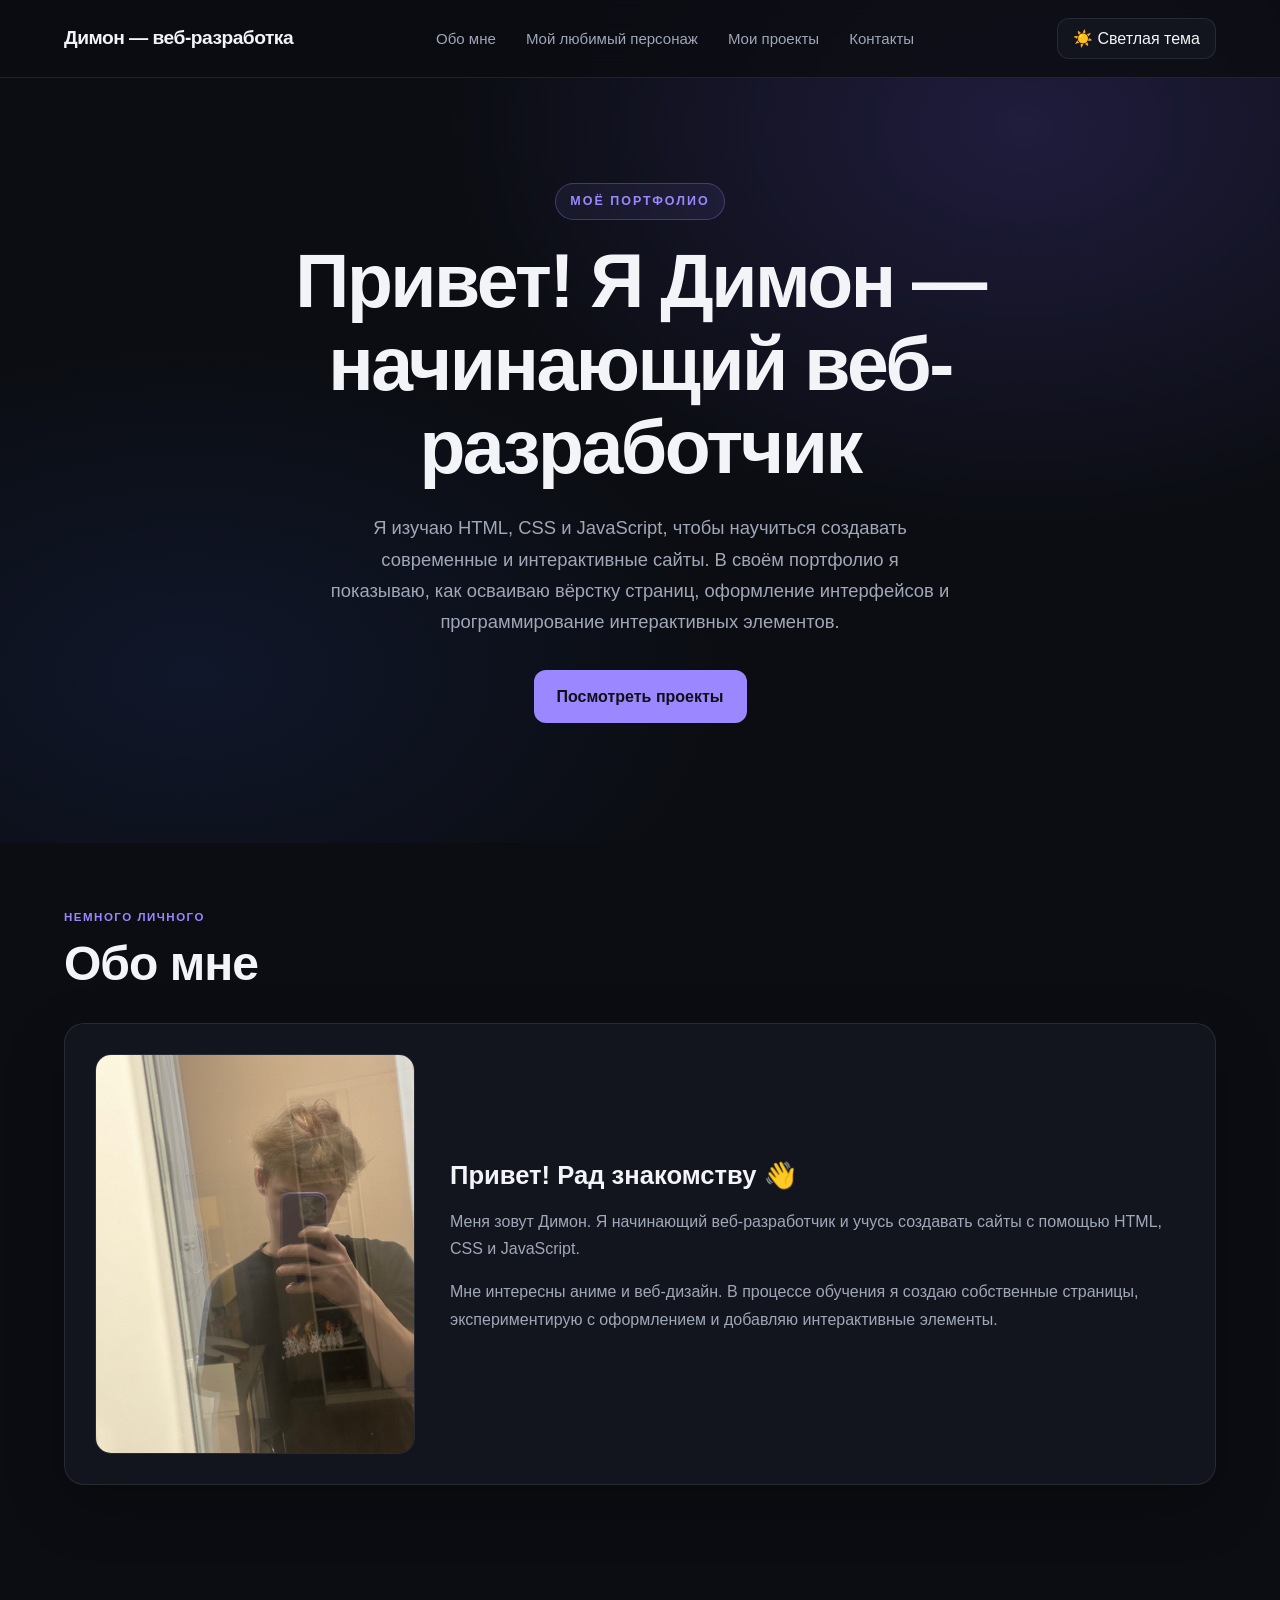
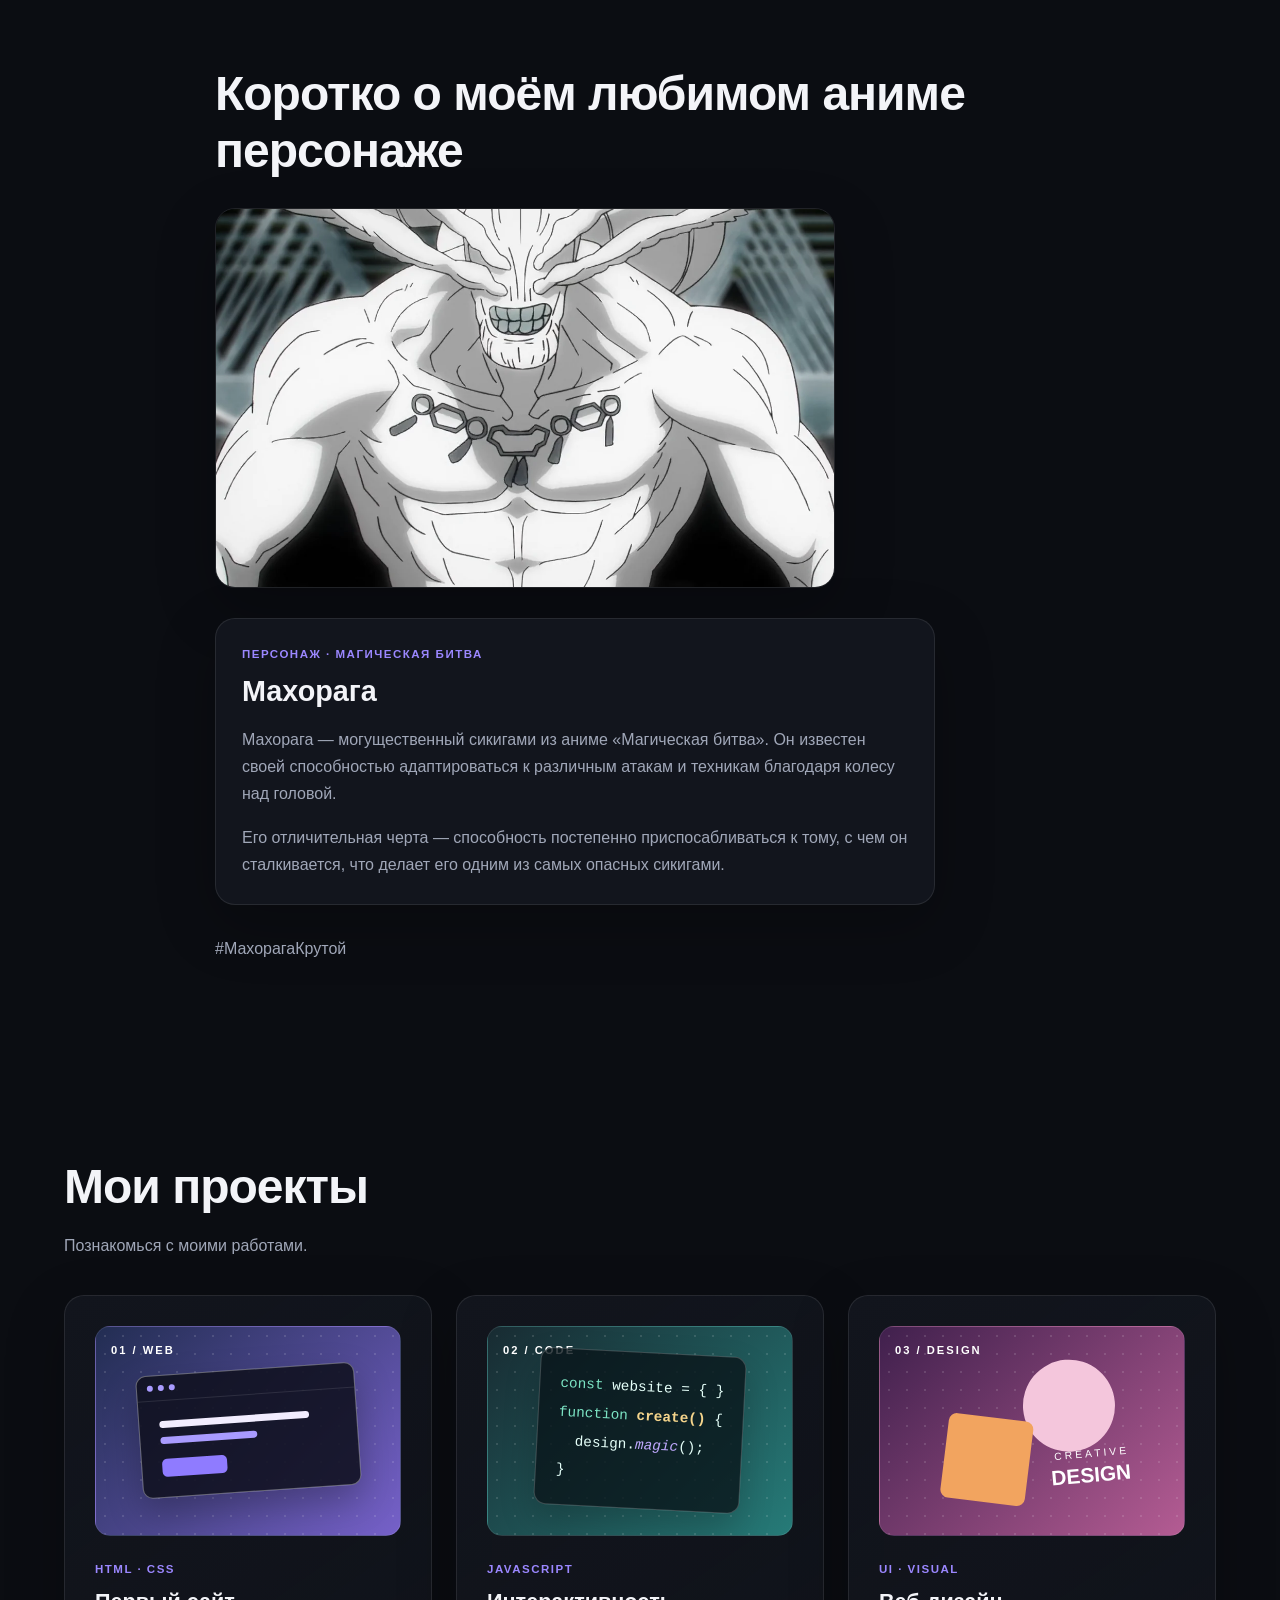
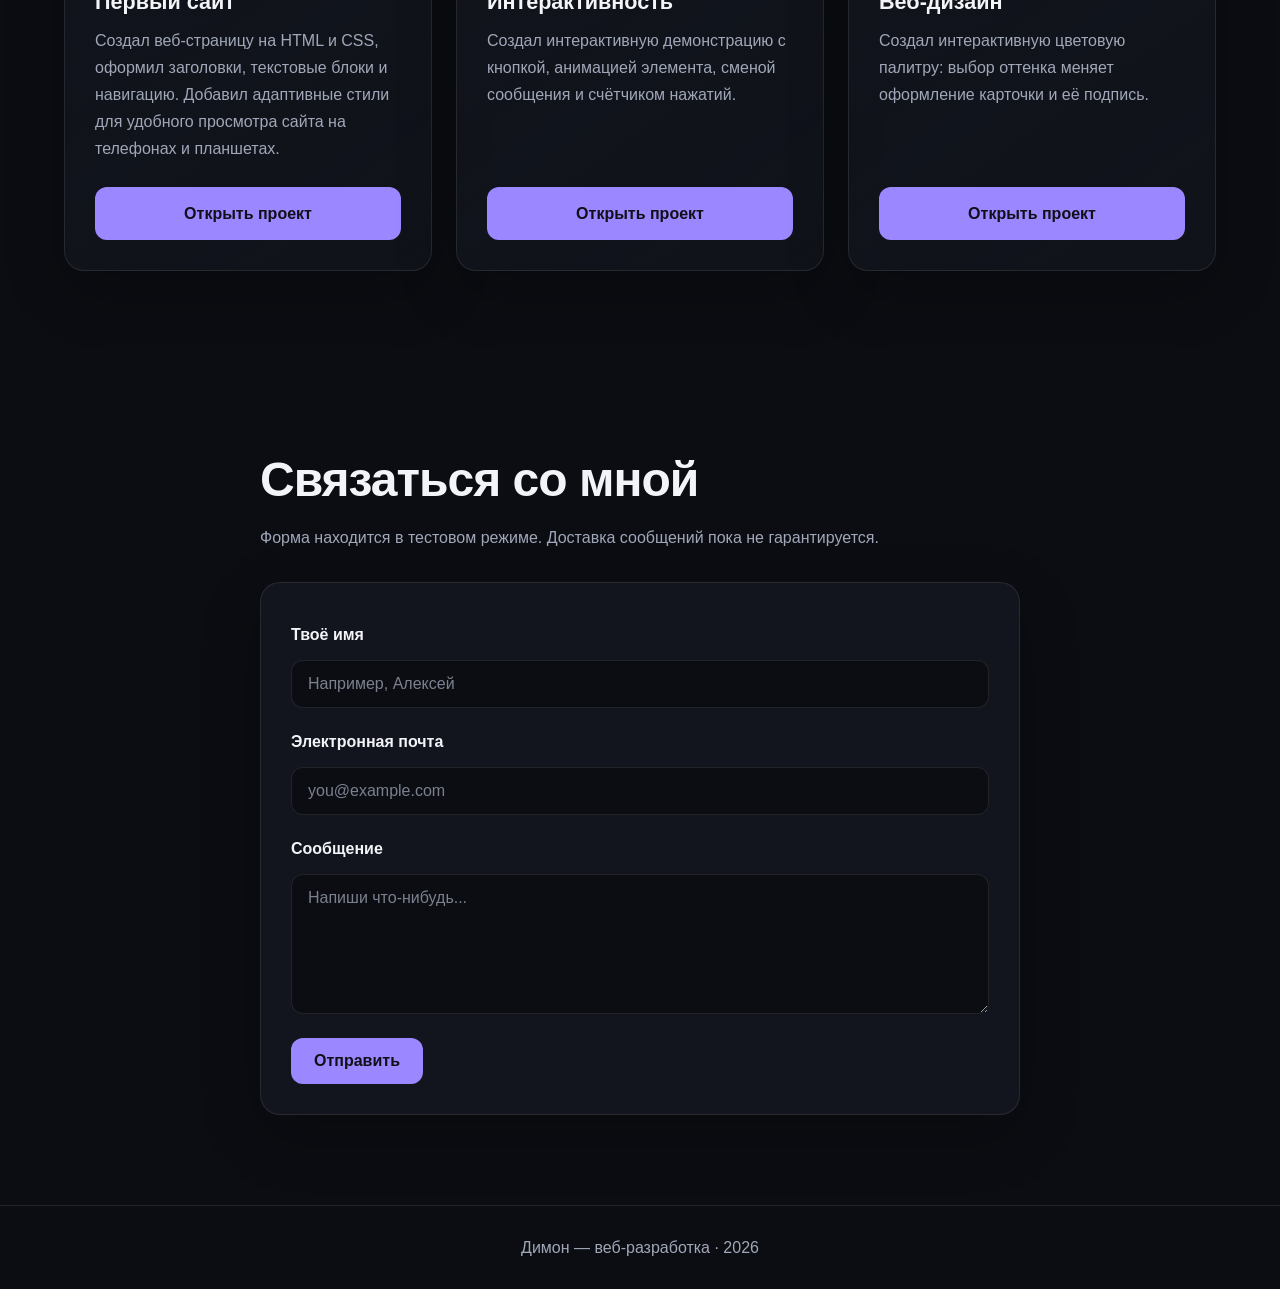
<file: index.html>
<!DOCTYPE html>
<html lang="ru">

<head>
    <meta charset="UTF-8">
    <meta name="viewport" content="width=device-width, initial-scale=1.0">

    <title>Димон — веб-разработка — портфолио</title>
    <meta name="description" content="Портфолио Димона — учебные проекты на HTML, CSS и JavaScript, знакомство с веб-разработкой и интерактивными элементами.">

    <link rel="stylesheet" href="style.css">
    <script src="script.js" defer></script>
</head>

<body>
    <a class="skip-link" href="#main-content">
    Перейти к основному содержимому
    </a>

    <header class="hero" id="home">
        <nav class="navigation">
            <a class="logo" href="#home">Димон — веб-разработка</a>

            <div class="nav-links">
                <a href="#my-about">Обо мне</a>
                <a href="#about">Мой любимый персонаж</a>
                <a href="#projects">Мои проекты</a>
                <a href="#contact">Контакты</a>
            </div>

            <button id="themeButton" type="button">
                ☀️ Светлая тема
            </button>
        </nav>

        <div class="hero-content">
            <p class="eyebrow">МОЁ ПОРТФОЛИО</p>

            <h1>Привет! Я Димон — начинающий веб-разработчик</h1>

            <p>
                Я изучаю HTML, CSS и JavaScript, чтобы научиться создавать современные и интерактивные сайты.
                В своём портфолио я показываю, как осваиваю вёрстку страниц, оформление интерфейсов и программирование
                интерактивных элементов.
            </p>

            <a class="button" href="#projects">
                Посмотреть проекты
            </a>
        </div>
    </header>

    <main id="main-content" tabindex="-1">

        <section id="my-about" class="section my-about">
            <p class="project-category">НЕМНОГО ЛИЧНОГО</p>

            <h2>Обо мне</h2>

            <div class="my-about-content">
                <img src="my-photo.jpg" alt="Моя фотография" class="my-about-image">

                <div class="my-about-text">
                    <h3>Привет! Рад знакомству 👋</h3>

                    <p>
                        Меня зовут Димон. Я начинающий веб-разработчик
                        и учусь создавать сайты с помощью HTML, CSS и JavaScript.
                    </p>

                    <p>
                        Мне интересны аниме и веб-дизайн. В процессе обучения
                        я создаю собственные страницы, экспериментирую
                        с оформлением и добавляю интерактивные элементы.
                    </p>
                </div>
            </div>
        </section>

        <section id="about" class="section">
            <h2>Коротко о моём любимом аниме персонаже</h2>

            <img src="photo.jpg" alt="Махорага — персонаж аниме «Магическая битва»" class="about-image">

            <!-- Информация о Махораге -->
            <div class="character-info">
                <p class="project-category">ПЕРСОНАЖ · МАГИЧЕСКАЯ БИТВА</p>

                <h3>Махорага</h3>

                <p>
                    Махорага — могущественный сикигами из аниме
                    «Магическая битва». Он известен своей способностью
                    адаптироваться к различным атакам и техникам
                    благодаря колесу над головой.
                </p>

                <p>
                    Его отличительная черта — способность постепенно
                    приспосабливаться к тому, с чем он сталкивается,
                    что делает его одним из самых опасных сикигами.
                </p>
            </div>

            <p>#МахорагаКрутой</p>
        </section>

        <section id="projects" class="section">
            <h2>Мои проекты</h2>

            <p>Познакомься с моими работами.</p>

            <div class="cards">

                <article class="card">
                    <div class="project-cover cover-web">
                        <span class="cover-label">01 / WEB</span>
                        <div class="browser-preview">
                            <div class="browser-top">
                                <span></span>
                                <span></span>
                                <span></span>
                            </div>
                            <div class="preview-content">
                                <div class="preview-line"></div>
                                <div class="preview-line short"></div>
                                <div class="preview-button"></div>
                            </div>
                        </div>
                    </div>

                    <p class="project-category">HTML · CSS</p>
                    <h3>Первый сайт</h3>
                    <p>
                        Создал веб-страницу на HTML и CSS, оформил заголовки,
                        текстовые блоки и навигацию. Добавил адаптивные стили
                        для удобного просмотра сайта на телефонах и планшетах.
                    </p>

                    <a class="button project-button" href="project1.html">
                        Открыть проект
                    </a>
                </article>

                <article class="card">
                    <div class="project-cover cover-js">
                        <span class="cover-label">02 / CODE</span>
                        <div class="code-preview">
                            <span>const</span> website = { }
                            <br>
                            <span>function</span> <b>create()</b> {
                            <br>
                            &nbsp;&nbsp;design.<i>magic</i>();
                            <br>
                            }
                        </div>
                    </div>

                    <p class="project-category">JAVASCRIPT</p>
                    <h3>Интерактивность</h3>
                    <p>
                        Создал интерактивную демонстрацию с кнопкой,
                        анимацией элемента, сменой сообщения и счётчиком нажатий.
                    </p>

                    <a class="button project-button" href="project2.html">
                        Открыть проект
                    </a>
                </article>

                <article class="card">
                    <div class="project-cover cover-design">
                        <span class="cover-label">03 / DESIGN</span>
                        <div class="design-preview">
                            <div class="design-circle"></div>
                            <div class="design-square"></div>
                            <div class="design-type">
                                <span>CREATIVE</span>
                                <strong>DESIGN</strong>
                            </div>
                        </div>
                    </div>

                    <p class="project-category">UI · VISUAL</p>
                    <h3>Веб-дизайн</h3>
                    <p>
                        Создал интерактивную цветовую палитру:
                        выбор оттенка меняет оформление карточки и её подпись.
                    </p>

                    <a class="button project-button" href="project3.html">
                        Открыть проект
                    </a>
                </article>

            </div>
        </section>

        <section id="contact" class="section">
            <h2>Связаться со мной</h2>

            <p>
                Форма находится в тестовом режиме.
                Доставка сообщений пока не гарантируется.
            </p>

            <form id="contactForm">
                <label for="name">Твоё имя</label>
                <input id="name" name="name" type="text" placeholder="Например, Алексей" required>

                <label for="email">Электронная почта</label>
                <input id="email" name="email" type="email" placeholder="you@example.com" required>

                <label for="message">Сообщение</label>
                <textarea id="message" name="message" placeholder="Напиши что-нибудь..." required></textarea>

                <button class="button" type="submit">
                    Отправить
                </button>

                <p id="formStatus" class="form-status" aria-live="polite" role="status"></p>
            </form>
        </section>

    </main>

    <footer>
        <p>Димон — веб-разработка · 2026</p>
    </footer>

</body>

</html>
</file>
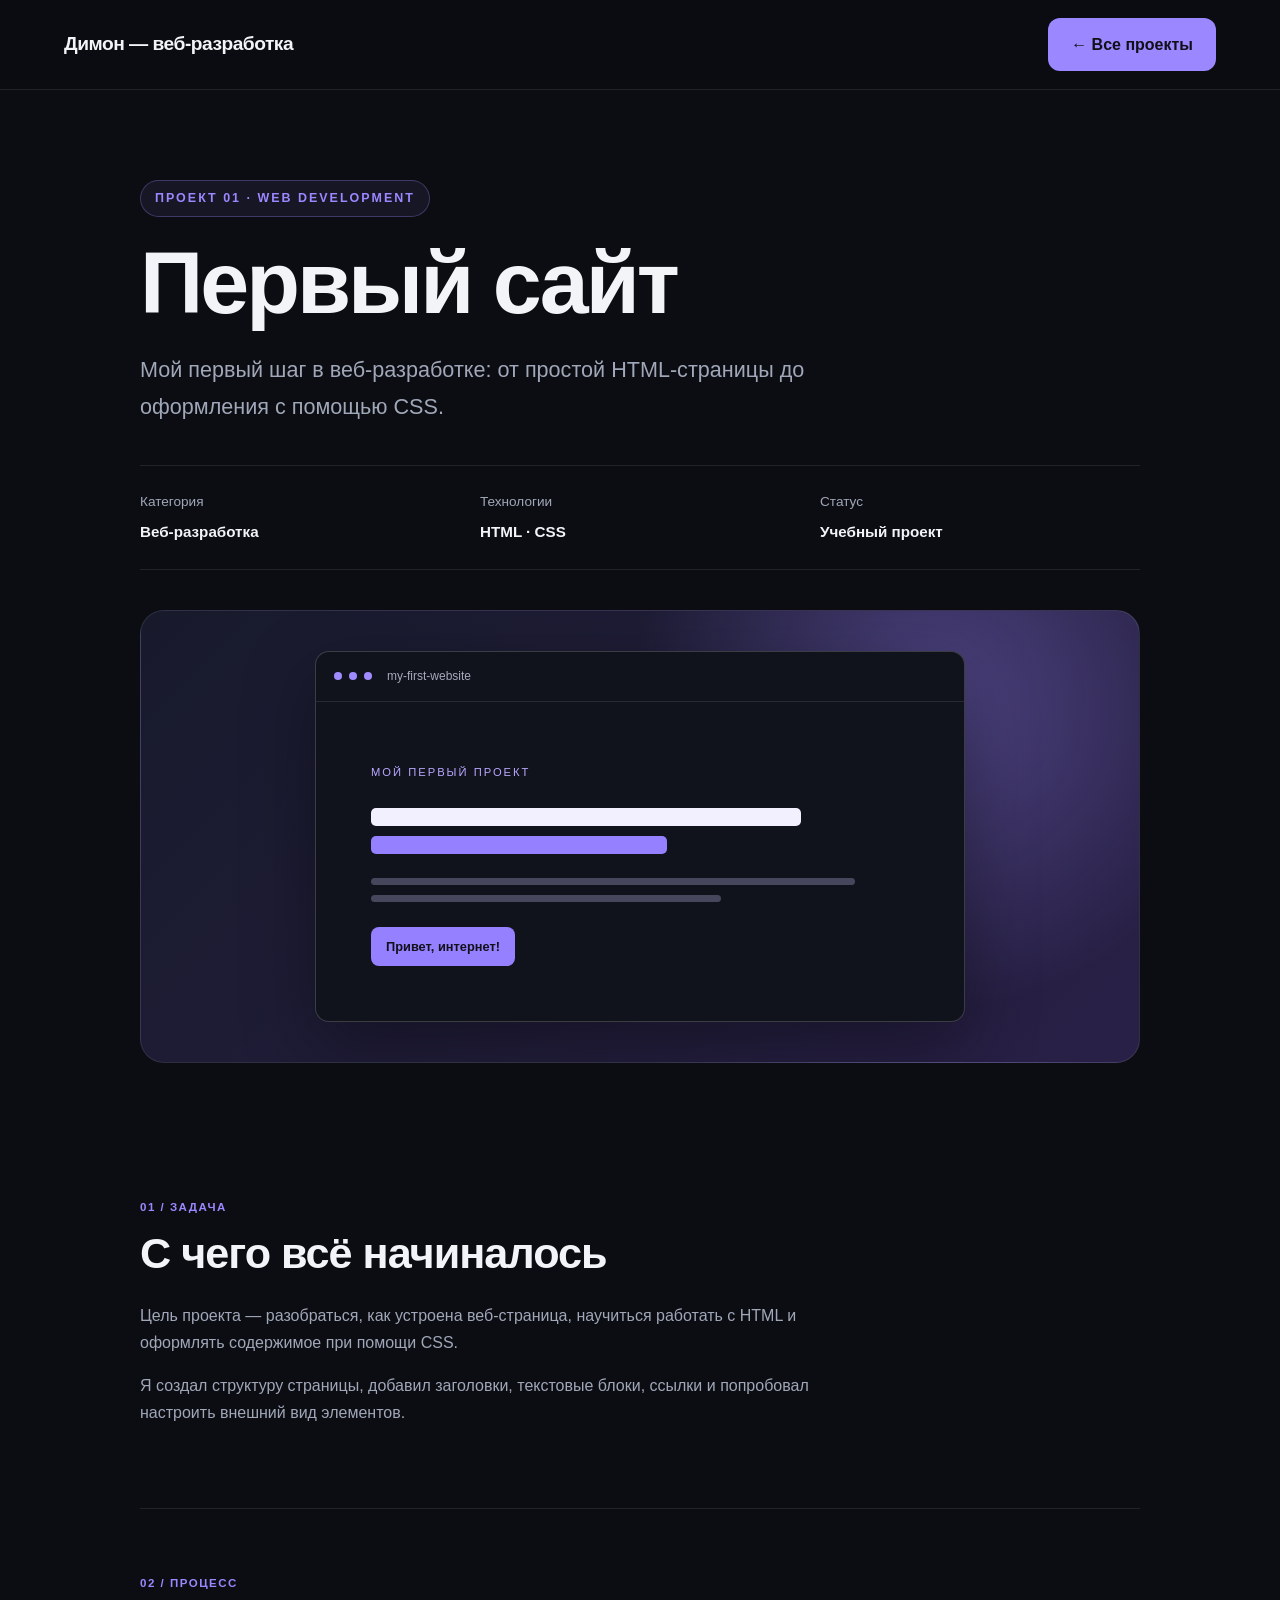
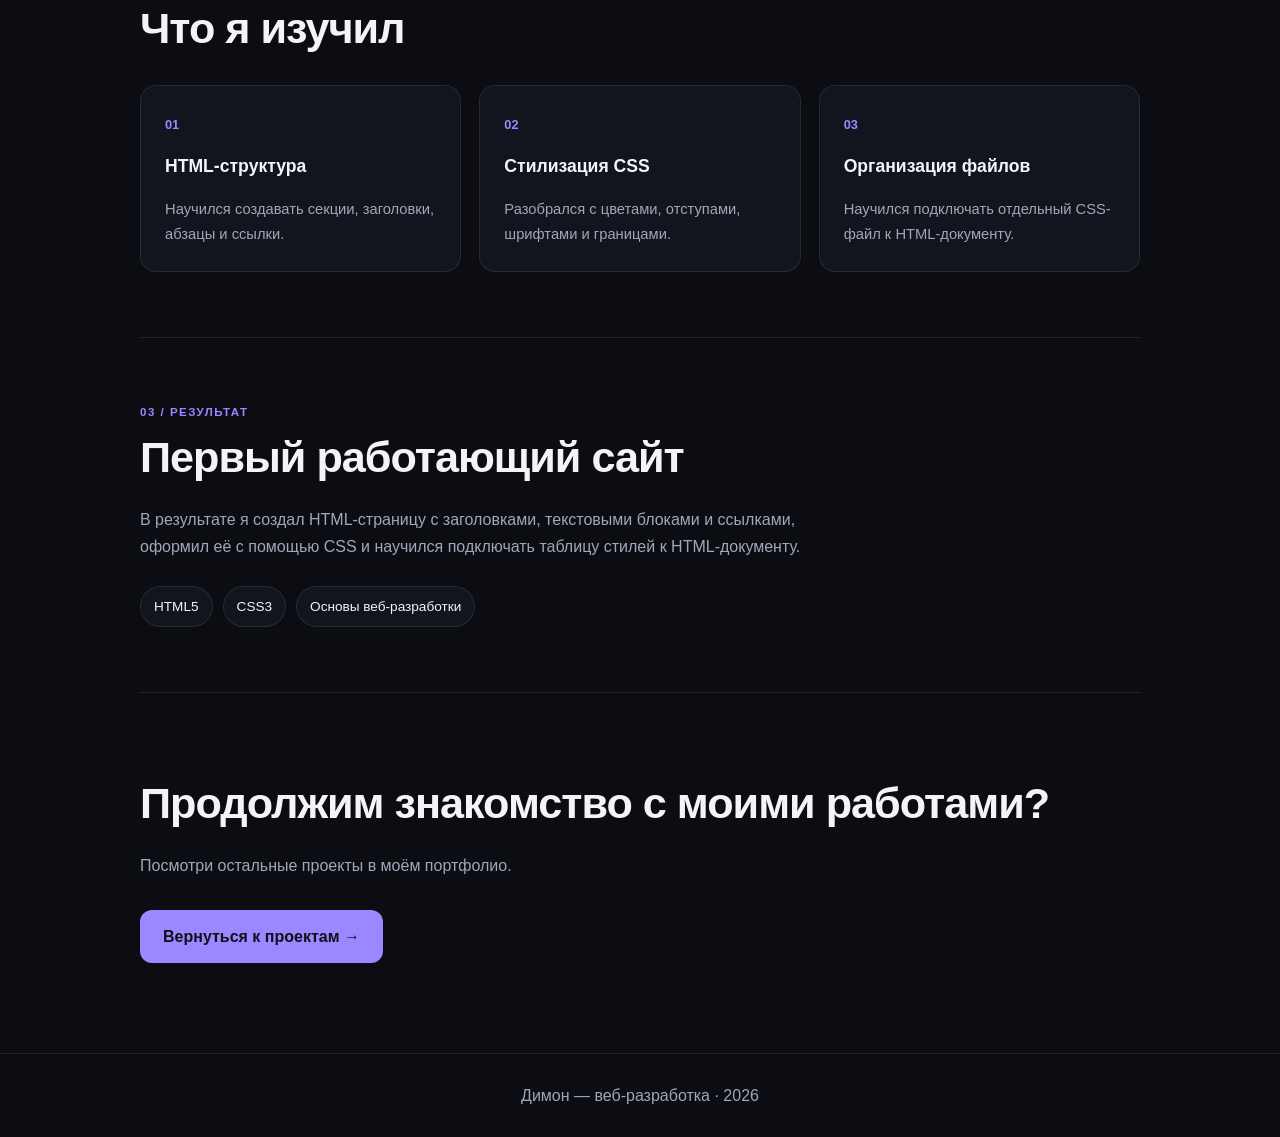
<file: project1.html>
<!DOCTYPE html>
<html lang="ru">

<head>
    <meta charset="UTF-8">
    <meta name="viewport" content="width=device-width, initial-scale=1.0">

    <title>Первый сайт — Димон — Мой проект</title>
    <meta name="description" content="Первый учебный проект Димона по HTML и CSS: структура веб-страницы, оформление элементов и подключение таблицы стилей.">

    <link rel="stylesheet" href="style.css">
    <script src="script.js" defer></script>
</head>

<body>
    <a class="skip-link" href="#main-content">
    Перейти к основному содержимому
    </a>

    <header class="project-header">
        <nav class="navigation">
            <a class="logo" href="index.html">Димон — веб-разработка</a>

            <a class="button project-back" href="index.html#projects">
                ← Все проекты
            </a>
        </nav>
    </header>

    <main class="project-page" id="main-content" tabindex="-1">

        <section class="project-hero">
            <p class="eyebrow">ПРОЕКТ 01 · WEB DEVELOPMENT</p>

            <h1>Первый сайт</h1>

            <p class="project-lead">
                Мой первый шаг в веб-разработке:
                от простой HTML-страницы до оформления
                с помощью CSS.
            </p>

            <div class="project-meta">
                <div>
                    <span>Категория</span>
                    <strong>Веб-разработка</strong>
                </div>

                <div>
                    <span>Технологии</span>
                    <strong>HTML · CSS</strong>
                </div>

                <div>
                    <span>Статус</span>
                    <strong>Учебный проект</strong>
                </div>
            </div>

            <div class="case-preview case-preview-web">
                <div class="case-window">
                    <div class="case-window-bar">
                        <i></i>
                        <i></i>
                        <i></i>
                        <span>my-first-website</span>
                    </div>

                    <div class="case-window-content">
                        <span class="case-mini-label">МОЙ ПЕРВЫЙ ПРОЕКТ</span>
                        <div class="case-heading-line"></div>
                        <div class="case-heading-line short"></div>
                        <div class="case-description-line"></div>
                        <div class="case-description-line medium"></div>
                        <div class="case-action">Привет, интернет!</div>
                    </div>
                </div>
            </div>
        </section>

        <section class="case-section">
            <p class="project-category">01 / ЗАДАЧА</p>

            <h2>С чего всё начиналось</h2>

            <p>
                Цель проекта — разобраться, как устроена
                веб-страница, научиться работать с HTML
                и оформлять содержимое при помощи CSS.
            </p>

            <p>
                Я создал структуру страницы, добавил
                заголовки, текстовые блоки, ссылки
                и попробовал настроить внешний вид элементов.
            </p>
        </section>

        <section class="case-section">
            <p class="project-category">02 / ПРОЦЕСС</p>

            <h2>Что я изучил</h2>

            <div class="case-feature-grid">
                <article class="case-feature">
                    <span>01</span>
                    <h3>HTML-структура</h3>
                    <p>
                        Научился создавать секции, заголовки,
                        абзацы и ссылки.
                    </p>
                </article>

                <article class="case-feature">
                    <span>02</span>
                    <h3>Стилизация CSS</h3>
                    <p>
                        Разобрался с цветами, отступами,
                        шрифтами и границами.
                    </p>
                </article>

                <article class="case-feature">
                    <span>03</span>
                    <h3>Организация файлов</h3>
                    <p>
                        Научился подключать отдельный
                        CSS-файл к HTML-документу.
                    </p>
                </article>
            </div>
        </section>

        <section class="case-section case-result">
            <p class="project-category">03 / РЕЗУЛЬТАТ</p>

            <h2>Первый работающий сайт</h2>

            <p>
                В результате я создал HTML-страницу с заголовками,
                текстовыми блоками и ссылками, оформил её с помощью CSS
                и научился подключать таблицу стилей к HTML-документу.
            </p>
            <div class="case-tags">
                <span>HTML5</span>
                <span>CSS3</span>
                <span>Основы веб-разработки</span>
            </div>
        </section>

        <section class="case-footer">
            <h2>Продолжим знакомство с моими работами?</h2>

            <p>
                Посмотри остальные проекты в моём портфолио.
            </p>

            <a class="button" href="index.html#projects">
                Вернуться к проектам →
            </a>
        </section>

    </main>

    <footer>
        <p>Димон — веб-разработка · 2026</p>
    </footer>

</body>

</html>
</file>
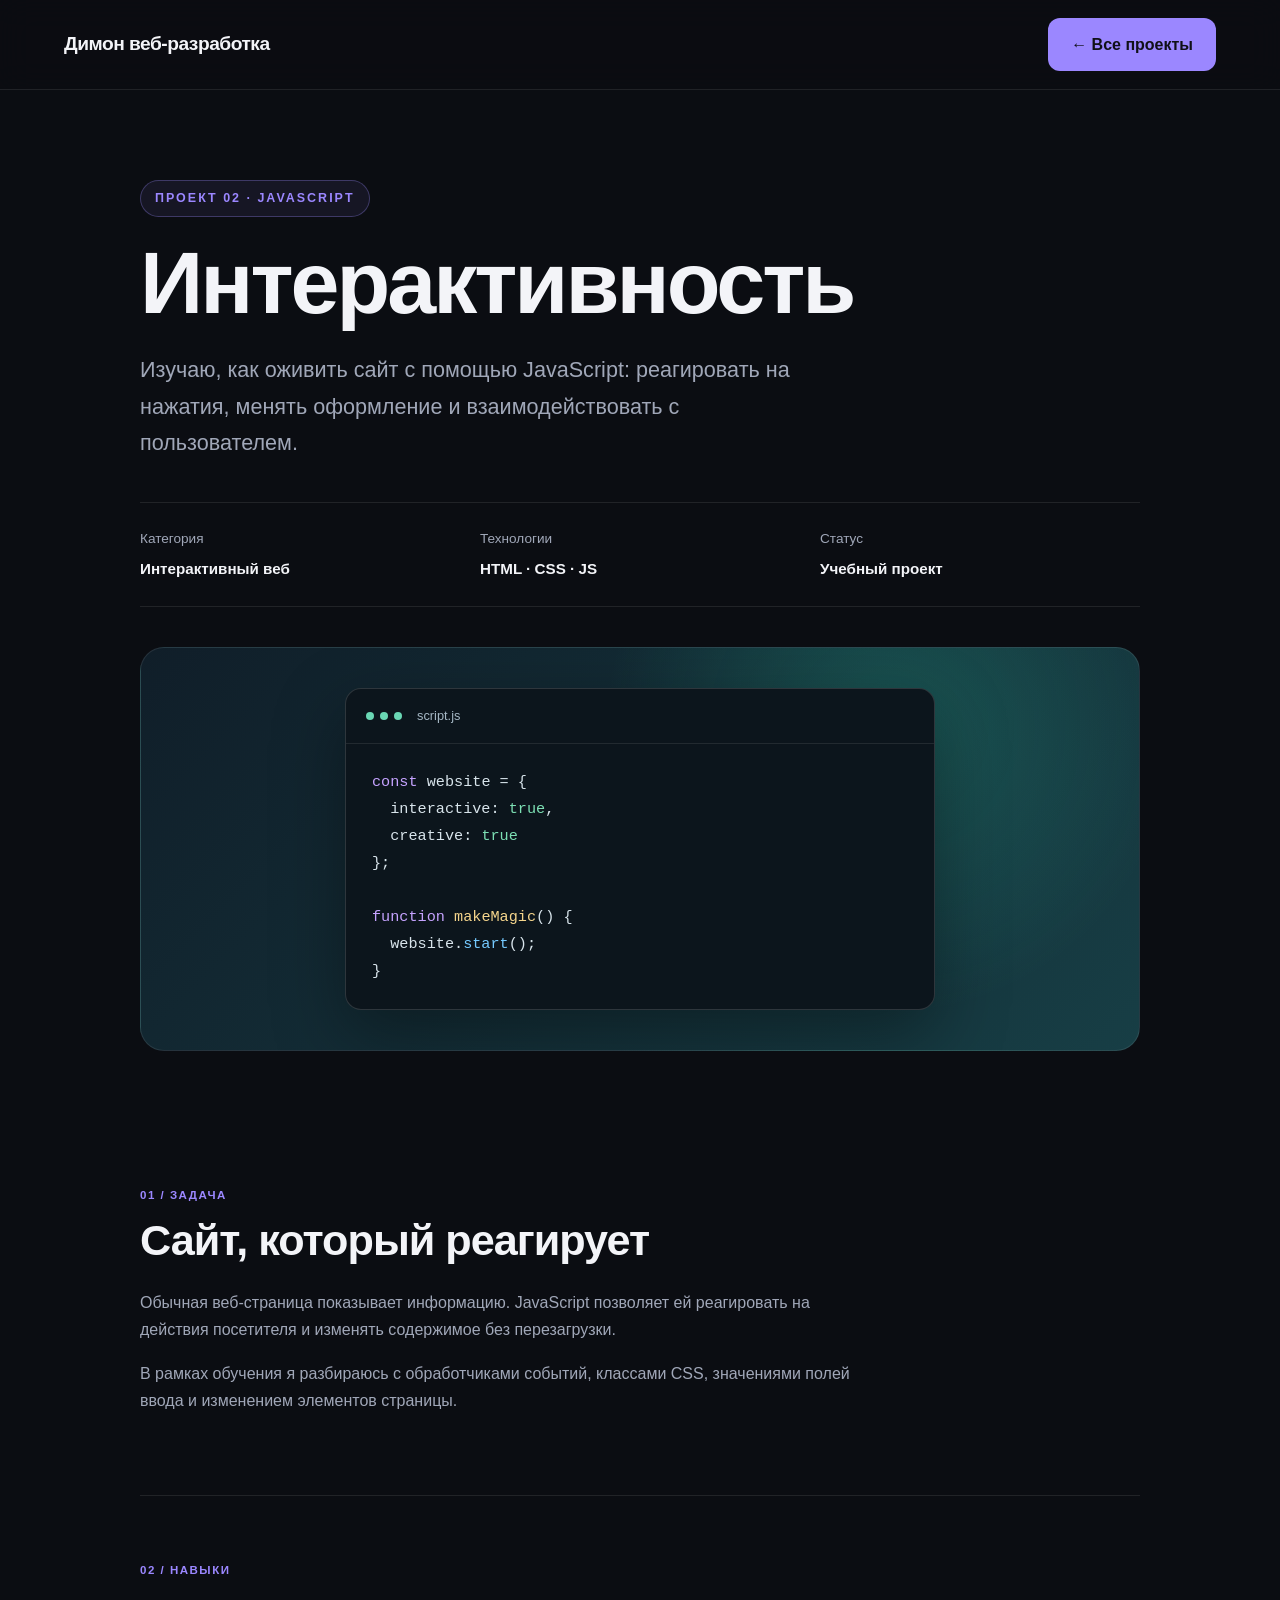
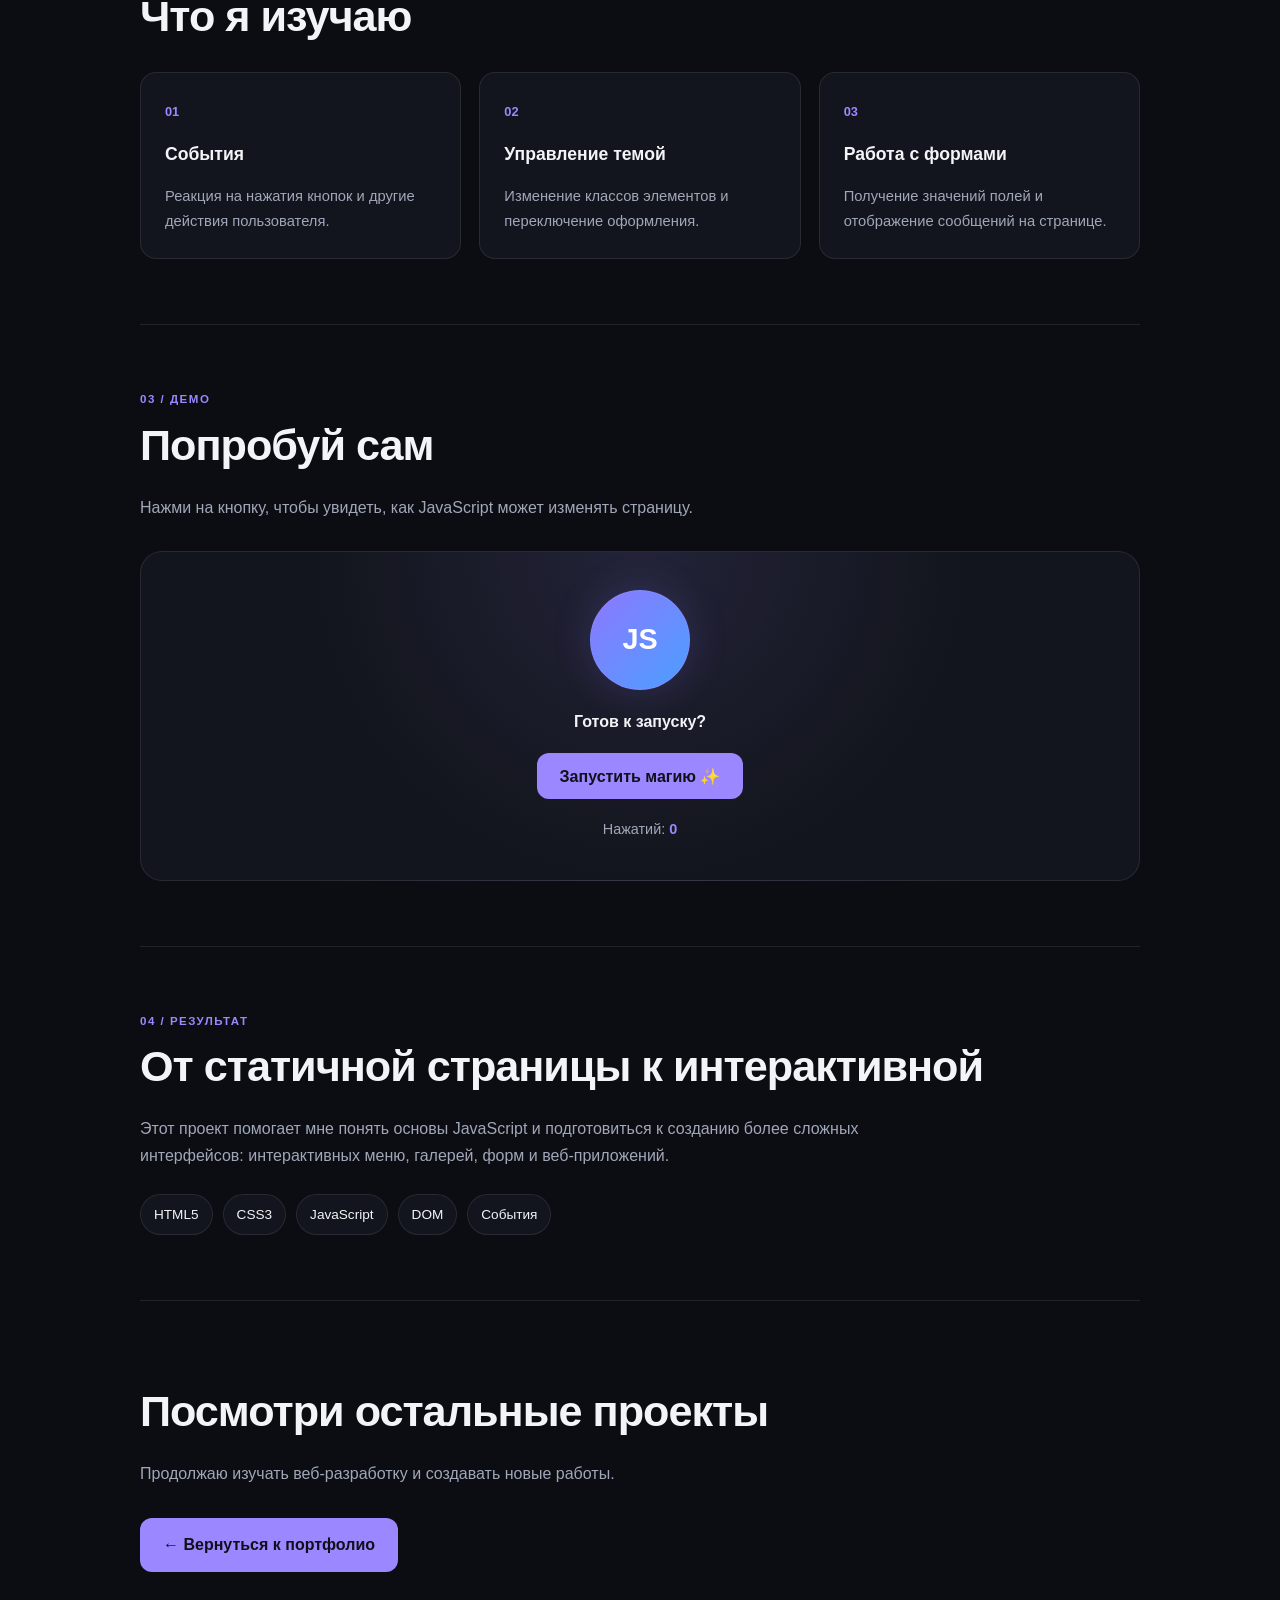
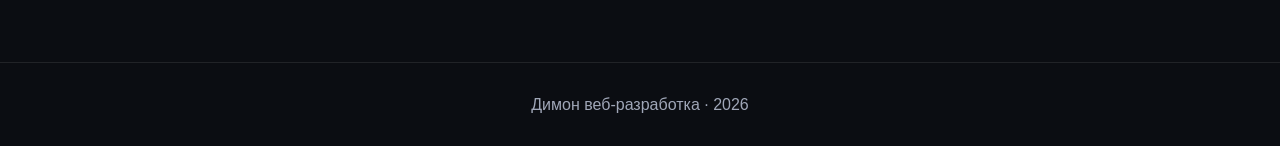
<file: project2.html>
<!DOCTYPE html>
<html lang="ru">

<head>
    <meta charset="UTF-8">
    <meta name="viewport" content="width=device-width, initial-scale=1.0">
    <meta name="description" content="Учебный проект на JavaScript: интерактивная кнопка, анимация и счётчик нажатий.">

    <title>Интерактивность — Мой проект</title>

    <link rel="stylesheet" href="style.css">
    <script src="script.js" defer></script>
    <script src="project2.js" defer></script>
</head>

<body>
    <a class="skip-link" href="#main-content">
    Перейти к основному содержимому
    </a>

    <header class="project-header">
        <nav class="navigation">
            <a class="logo" href="index.html">Димон веб-разработка</a>

            <a class="button project-back" href="index.html#projects">
                ← Все проекты
            </a>
        </nav>
    </header>

    <main class="project-page" id="main-content" tabindex="-1">

        <section class="project-hero">
            <p class="eyebrow">ПРОЕКТ 02 · JAVASCRIPT</p>

            <h1>Интерактивность</h1>

            <p class="project-lead">
                Изучаю, как оживить сайт с помощью JavaScript:
                реагировать на нажатия, менять оформление
                и взаимодействовать с пользователем.
            </p>

            <div class="project-meta">
                <div>
                    <span>Категория</span>
                    <strong>Интерактивный веб</strong>
                </div>

                <div>
                    <span>Технологии</span>
                    <strong>HTML · CSS · JS</strong>
                </div>

                <div>
                    <span>Статус</span>
                    <strong>Учебный проект</strong>
                </div>
            </div>

            <div class="case-preview case-preview-js">
                <div class="js-editor">
                    <div class="js-editor-top">
                        <div class="js-dots">
                            <i></i>
                            <i></i>
                            <i></i>
                        </div>
                        <span>script.js</span>
                    </div>

                    <div class="js-code">
                        <p><span class="js-purple">const</span> website = {</p>
                        <p>&nbsp;&nbsp;interactive: <span class="js-green">true</span>,</p>
                        <p>&nbsp;&nbsp;creative: <span class="js-green">true</span></p>
                        <p>};</p>
                        <br>
                        <p><span class="js-purple">function</span> <span class="js-yellow">makeMagic</span>() {</p>
                        <p>&nbsp;&nbsp;website.<span class="js-blue">start</span>();</p>
                        <p>}</p>
                    </div>
                </div>
            </div>
        </section>

        <section class="case-section">
            <p class="project-category">01 / ЗАДАЧА</p>

            <h2>Сайт, который реагирует</h2>

            <p>
                Обычная веб-страница показывает информацию.
                JavaScript позволяет ей реагировать на действия
                посетителя и изменять содержимое без перезагрузки.
            </p>

            <p>
                В рамках обучения я разбираюсь с обработчиками
                событий, классами CSS, значениями полей ввода
                и изменением элементов страницы.
            </p>
        </section>

        <section class="case-section">
            <p class="project-category">02 / НАВЫКИ</p>

            <h2>Что я изучаю</h2>

            <div class="case-feature-grid">
                <article class="case-feature">
                    <span>01</span>
                    <h3>События</h3>
                    <p>
                        Реакция на нажатия кнопок и другие
                        действия пользователя.
                    </p>
                </article>

                <article class="case-feature">
                    <span>02</span>
                    <h3>Управление темой</h3>
                    <p>
                        Изменение классов элементов
                        и переключение оформления.
                    </p>
                </article>

                <article class="case-feature">
                    <span>03</span>
                    <h3>Работа с формами</h3>
                    <p>
                        Получение значений полей и отображение
                        сообщений на странице.
                    </p>
                </article>
            </div>
        </section>

        <section class="case-section">
            <p class="project-category">03 / ДЕМО</p>

            <h2>Попробуй сам</h2>

            <p>
                Нажми на кнопку, чтобы увидеть,
                как JavaScript может изменять страницу.
            </p>

            <div class="interactive-demo" id="interactiveDemo">
                <div class="demo-orb" id="demoOrb">JS</div>

                <p class="demo-message" id="demoMessage" aria-live="polite">
                    Готов к запуску?
                </p>

                <button class="button" id="demoButton" type="button">
                    Запустить магию ✨
                </button>

                <p class="demo-counter">
                    Нажатий: <strong id="demoCount">0</strong>
                </p>
            </div>
        </section>

        <section class="case-section case-result">
            <p class="project-category">04 / РЕЗУЛЬТАТ</p>

            <h2>От статичной страницы к интерактивной</h2>

            <p>
                Этот проект помогает мне понять основы JavaScript
                и подготовиться к созданию более сложных интерфейсов:
                интерактивных меню, галерей, форм и веб-приложений.
            </p>

            <div class="case-tags">
                <span>HTML5</span>
                <span>CSS3</span>
                <span>JavaScript</span>
                <span>DOM</span>
                <span>События</span>
            </div>
        </section>

        <section class="case-footer">
            <h2>Посмотри остальные проекты</h2>

            <p>
                Продолжаю изучать веб-разработку
                и создавать новые работы.
            </p>

            <a class="button" href="index.html#projects">
                ← Вернуться к портфолио
            </a>
        </section>

    </main>

    <footer>
        <p>Димон веб-разработка · 2026</p>
    </footer>

</body>

</html>
</file>
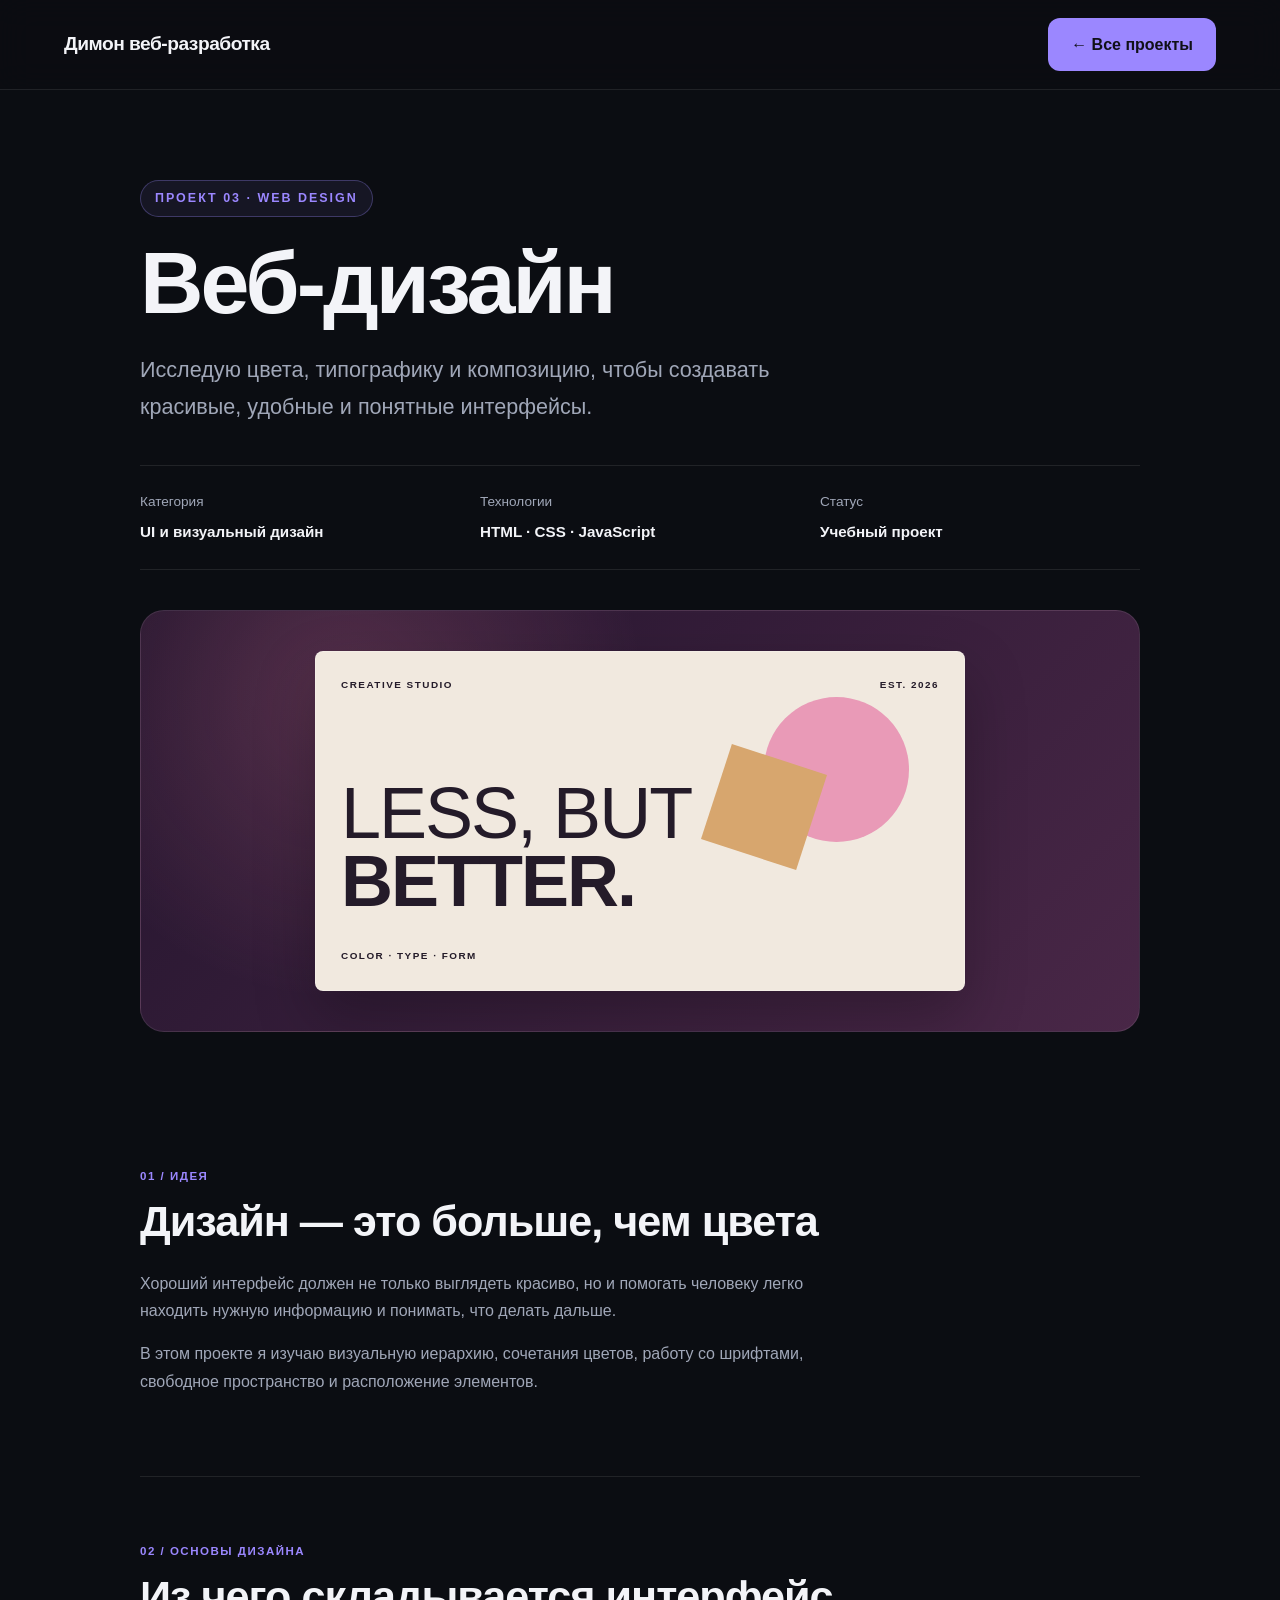
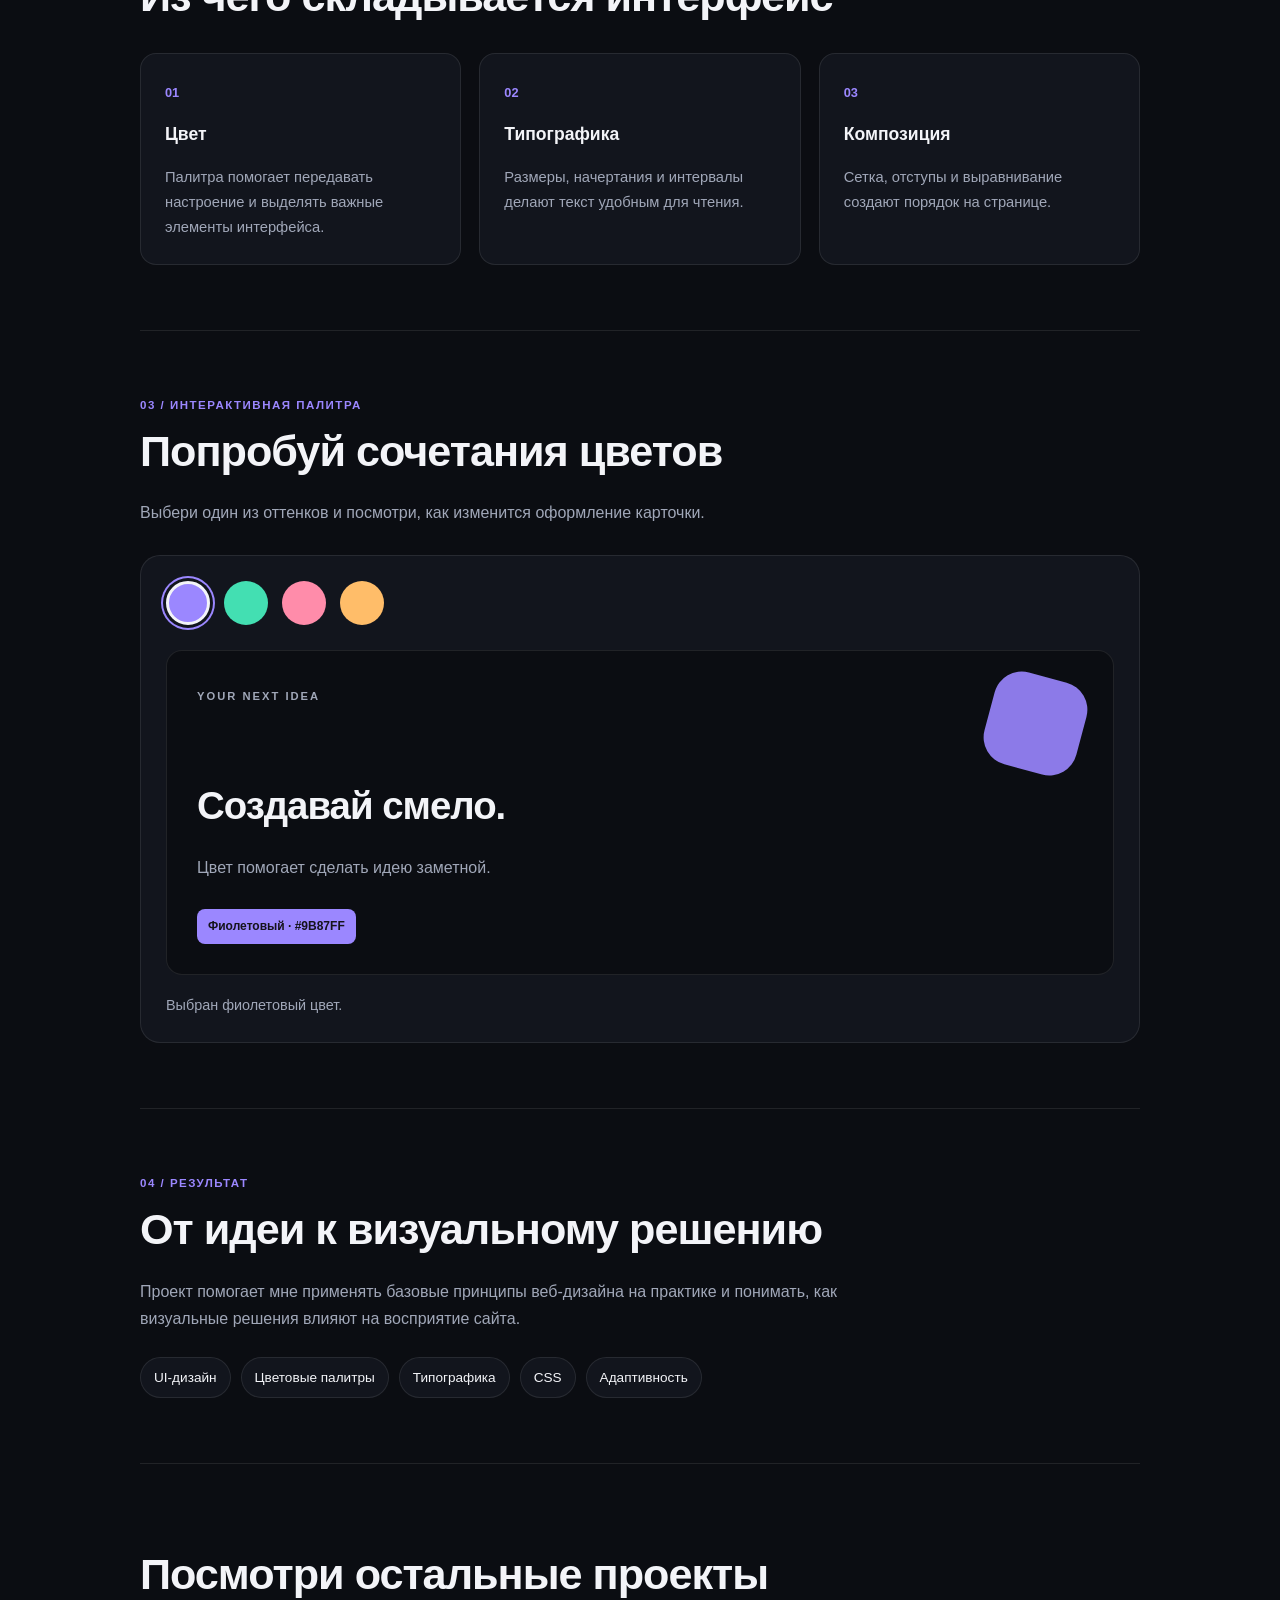
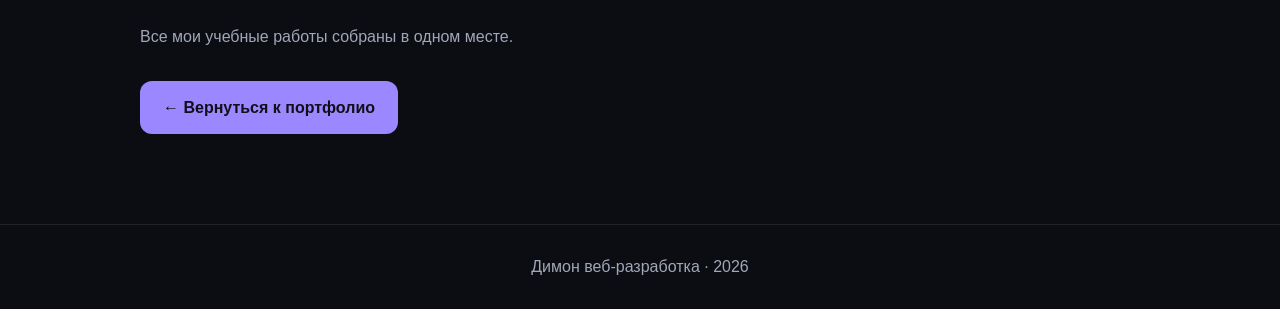
<file: project3.html>
<!DOCTYPE html>
<html lang="ru">

<head>
    <meta charset="UTF-8">
    <meta name="viewport" content="width=device-width, initial-scale=1.0">

    <title>Веб-дизайн — Мой проект</title>
    <meta name="description" content="Учебный проект по веб-дизайну, цветам, типографике и композиции.">

    <link rel="stylesheet" href="style.css">
    <script src="script.js" defer></script>
    <script src="project3.js" defer></script>
</head>

<body>
    <a class="skip-link" href="#main-content">
    Перейти к основному содержимому
    </a>

    <header class="project-header">
        <nav class="navigation">
            <a class="logo" href="index.html">Димон веб-разработка</a>

            <a class="button project-back" href="index.html#projects">
                ← Все проекты
            </a>
        </nav>
    </header>

    <main class="project-page" id="main-content" tabindex="-1">

        <section class="project-hero">
            <p class="eyebrow">ПРОЕКТ 03 · WEB DESIGN</p>

            <h1>Веб-дизайн</h1>

            <p class="project-lead">
                Исследую цвета, типографику и композицию,
                чтобы создавать красивые, удобные
                и понятные интерфейсы.
            </p>

            <div class="project-meta">
                <div>
                    <span>Категория</span>
                    <strong>UI и визуальный дизайн</strong>
                </div>

                <div>
                    <span>Технологии</span>
                    <strong>HTML · CSS · JavaScript</strong>
                </div>

                <div>
                    <span>Статус</span>
                    <strong>Учебный проект</strong>
                </div>
            </div>

            <div class="case-preview design-case-preview">
                <div class="design-artwork">
                    <div class="artwork-top">
                        <span>CREATIVE STUDIO</span>
                        <span>EST. 2026</span>
                    </div>

                    <div class="artwork-circle"></div>
                    <div class="artwork-square"></div>

                    <div class="artwork-title">
                        <span>LESS, BUT</span>
                        <strong>BETTER.</strong>
                    </div>

                    <div class="artwork-bottom">
                        COLOR · TYPE · FORM
                    </div>
                </div>
            </div>
        </section>

        <section class="case-section">
            <p class="project-category">01 / ИДЕЯ</p>

            <h2>Дизайн — это больше, чем цвета</h2>

            <p>
                Хороший интерфейс должен не только выглядеть
                красиво, но и помогать человеку легко находить
                нужную информацию и понимать, что делать дальше.
            </p>

            <p>
                В этом проекте я изучаю визуальную иерархию,
                сочетания цветов, работу со шрифтами,
                свободное пространство и расположение элементов.
            </p>
        </section>

        <section class="case-section">
            <p class="project-category">02 / ОСНОВЫ ДИЗАЙНА</p>

            <h2>Из чего складывается интерфейс</h2>

            <div class="case-feature-grid">
                <article class="case-feature">
                    <span>01</span>
                    <h3>Цвет</h3>
                    <p>
                        Палитра помогает передавать настроение
                        и выделять важные элементы интерфейса.
                    </p>
                </article>

                <article class="case-feature">
                    <span>02</span>
                    <h3>Типографика</h3>
                    <p>
                        Размеры, начертания и интервалы
                        делают текст удобным для чтения.
                    </p>
                </article>

                <article class="case-feature">
                    <span>03</span>
                    <h3>Композиция</h3>
                    <p>
                        Сетка, отступы и выравнивание
                        создают порядок на странице.
                    </p>
                </article>
            </div>
        </section>

        <section class="case-section">
            <p class="project-category">03 / ИНТЕРАКТИВНАЯ ПАЛИТРА</p>

            <h2>Попробуй сочетания цветов</h2>

            <p>
                Выбери один из оттенков и посмотри,
                как изменится оформление карточки.
            </p>

            <div class="palette-demo">
                <div class="palette-swatches" aria-label="Выбери цвет">
                    <button class="palette-swatch is-selected"
                        type="button"
                        data-color="#9b87ff"
                        aria-label="Фиолетовый"
                        aria-pressed="true"
                        style="--swatch-color: #9b87ff"></button>

                    <button class="palette-swatch"
                        type="button"
                        data-color="#43dfb2"
                        aria-label="Бирюзовый"
                        aria-pressed="false"
                        style="--swatch-color: #43dfb2"></button>

                    <button class="palette-swatch"
                        type="button"
                        data-color="#ff8caa"
                        aria-label="Розовый"
                        aria-pressed="false"
                        style="--swatch-color: #ff8caa"></button>

                    <button class="palette-swatch"
                        type="button"
                        data-color="#ffbd69"
                        aria-label="Оранжевый"
                        aria-pressed="false"
                        style="--swatch-color: #ffbd69"></button>
                </div>

                <article class="palette-preview" id="palettePreview">
                    <span class="palette-preview-label">YOUR NEXT IDEA</span>

                    <div class="palette-preview-shape"></div>

                    <h3>Создавай смело.</h3>

                    <p>
                        Цвет помогает сделать идею заметной.
                    </p>

                    <span class="palette-preview-tag" id="paletteColorName">
                        Фиолетовый · #9B87FF
                    </span>
                </article>

                <p class="palette-hint" aria-live="polite" id="paletteStatus">
                    Выбран фиолетовый цвет.
                </p>
            </div>
        </section>

        <section class="case-section case-result">
            <p class="project-category">04 / РЕЗУЛЬТАТ</p>

            <h2>От идеи к визуальному решению</h2>

            <p>
                Проект помогает мне применять базовые принципы
                веб-дизайна на практике и понимать,
                как визуальные решения влияют на восприятие сайта.
            </p>

            <div class="case-tags">
                <span>UI-дизайн</span>
                <span>Цветовые палитры</span>
                <span>Типографика</span>
                <span>CSS</span>
                <span>Адаптивность</span>
            </div>
        </section>

        <section class="case-footer">
            <h2>Посмотри остальные проекты</h2>

            <p>
                Все мои учебные работы собраны в одном месте.
            </p>

            <a class="button" href="index.html#projects">
                ← Вернуться к портфолио
            </a>
        </section>

    </main>

    <footer>
        <p>Димон веб-разработка · 2026</p>
    </footer>

</body>
</html>
</file>
<file: style.css>
/* =========================
   1. ОСНОВНЫЕ НАСТРОЙКИ
========================= */

:root {
    color-scheme: dark;

    --bg: #0b0d12;
    --surface: #12151d;
    --surface-hover: #191e2a;
    --text: #f3f4f8;
    --muted: #a0a7b8;
    --accent: #9b87ff;
    --accent-hover: #b1a2ff;
    --border: rgba(255, 255, 255, 0.09);
    --header-bg: rgba(11, 13, 18, 0.82);
    --shadow: 0 20px 60px rgba(0, 0, 0, 0.24);
}

* {
    box-sizing: border-box;
}

html {
    scroll-behavior: smooth;
    scroll-padding-top: 90px;
}

body {
    margin: 0;
    background: var(--bg);
    color: var(--text);
    font-family: Inter, -apple-system, BlinkMacSystemFont,
        "Segoe UI", sans-serif;
    font-size: 16px;
    line-height: 1.7;
    transition: background 0.3s ease, color 0.3s ease;
}

body,
button,
input,
textarea {
    font-family: Inter, -apple-system, BlinkMacSystemFont,
        "Segoe UI", sans-serif;
}

a {
    color: inherit;
    text-decoration: none;
}

button,
input,
textarea {
    font-size: inherit;
}

button,
a {
    -webkit-tap-highlight-color: transparent;
}

::selection {
    background: var(--accent);
    color: #0b0d12;
}

/* =========================
   2. ШАПКА И НАВИГАЦИЯ
========================= */

.hero {
    position: relative;
    overflow: hidden;
    min-height: 540px;
    background:
        radial-gradient(
            ellipse at 80% 15%,
            rgba(123, 97, 255, 0.18),
            transparent 40%
        ),
        radial-gradient(
            ellipse at 15% 80%,
            rgba(60, 110, 255, 0.10),
            transparent 35%
        ),
        var(--bg);
}

.navigation {
    position: sticky;
    top: 0;
    z-index: 100;
    display: flex;
    align-items: center;
    justify-content: space-between;
    gap: 24px;
    padding: 18px max(5%, calc((100% - 1160px) / 2));
    background: var(--header-bg);
    border-bottom: 1px solid var(--border);
    backdrop-filter: blur(16px);
    -webkit-backdrop-filter: blur(16px);
}

.logo {
    color: var(--text);
    font-size: 1.2rem;
    font-weight: 800;
    letter-spacing: -0.5px;
    white-space: nowrap;
}

.nav-links {
    display: flex;
    align-items: center;
    justify-content: center;
    gap: 30px;
}

.nav-links a {
    color: var(--muted);
    font-size: 0.94rem;
    transition: color 0.2s ease;
}

.nav-links a:hover {
    color: var(--accent);
}

#themeButton {
    flex-shrink: 0;
    padding: 10px 15px;
    border: 1px solid var(--border);
    border-radius: 12px;
    background: var(--surface);
    color: var(--text);
    cursor: pointer;
    transition: background 0.2s ease, border-color 0.2s ease;
}

#themeButton:hover {
    border-color: var(--accent);
    background: var(--surface-hover);
}

/* =========================
   3. ПЕРВЫЙ ЭКРАН
========================= */

.hero-content {
    position: relative;
    z-index: 1;
    width: min(900px, 90%);
    margin: 0 auto;
    padding: 105px 0 120px;
    text-align: center;
}

.eyebrow {
    display: inline-block;
    margin: 0 0 20px;
    padding: 7px 14px;
    border: 1px solid rgba(155, 135, 255, 0.3);
    border-radius: 999px;
    background: rgba(155, 135, 255, 0.08);
    color: var(--accent);
    font-size: 0.78rem;
    font-weight: 700;
    letter-spacing: 2px;
}

.hero-content h1 {
    max-width: 850px;
    margin: 0 auto 24px;
    font-size: clamp(2.4rem, 6vw, 4.7rem);
    line-height: 1.1;
    letter-spacing: -2.5px;
    font-weight: 800;
}

.hero-content > p:not(.eyebrow) {
    max-width: 620px;
    margin: 0 auto 32px;
    color: var(--muted);
    font-size: clamp(1rem, 2vw, 1.15rem);
}

/* =========================
   4. КНОПКИ
========================= */

.button {
    display: inline-flex;
    align-items: center;
    justify-content: center;
    gap: 8px;
    min-height: 46px;
    padding: 12px 22px;
    border: 1px solid transparent;
    border-radius: 12px;
    background: var(--accent);
    color: #101018;
    font-weight: 700;
    text-align: center;
    cursor: pointer;
    transition:
        transform 0.2s ease,
        background 0.2s ease,
        box-shadow 0.2s ease;
}

.button:hover {
    transform: translateY(-2px);
    background: var(--accent-hover);
    box-shadow: 0 8px 28px rgba(155, 135, 255, 0.2);
}

.button:active {
    transform: translateY(0);
}

.button:focus-visible,
#themeButton:focus-visible,
a:focus-visible,
input:focus-visible,
textarea:focus-visible {
    outline: 2px solid var(--accent);
    outline-offset: 4px;
}

/* =========================
   5. СЕКЦИИ САЙТА
========================= */

.section {
    width: min(1160px, 90%);
    margin: 0 auto;
    padding: 90px 0;
}

.section h2 {
    margin: 0 0 16px;
    font-size: clamp(2rem, 4vw, 3rem);
    line-height: 1.2;
    letter-spacing: -1px;
}

.section > p {
    color: var(--muted);
}

#about {
    max-width: 850px;
}

#about > p {
    max-width: 650px;
}

.about-image {
    display: block;
    width: min(100%, 620px);
    max-height: 380px;
    margin: 28px 0;
    border: 1px solid var(--border);
    border-radius: 20px;
    object-fit: cover;
    box-shadow: var(--shadow);
}

/* =========================
   6. КАРТОЧКИ ПРОЕКТОВ
========================= */

.cards {
    display: grid;
    grid-template-columns: repeat(3, minmax(0, 1fr));
    gap: 24px;
    margin-top: 36px;
}

.card {
    display: flex;
    flex-direction: column;
    align-items: flex-start;
    min-width: 0;
    padding: 30px;
    border: 1px solid var(--border);
    border-radius: 20px;
    background: linear-gradient(
        145deg,
        var(--surface),
        rgba(18, 21, 29, 0.72)
    );
    box-shadow: var(--shadow);
    transition:
        transform 0.25s ease,
        border-color 0.25s ease,
        background 0.25s ease;
}

.card:hover {
    transform: translateY(-6px);
    border-color: rgba(155, 135, 255, 0.45);
    background: var(--surface-hover);
}

.card-icon {
    display: grid;
    width: 58px;
    height: 58px;
    margin-bottom: 22px;
    place-items: center;
    border: 1px solid rgba(155, 135, 255, 0.2);
    border-radius: 16px;
    background: rgba(155, 135, 255, 0.1);
    font-size: 1.8rem;
}

.card h3 {
    margin: 0 0 10px;
    font-size: 1.35rem;
    line-height: 1.35;
}

.card > p {
    margin: 0 0 24px;
    color: var(--muted);
}

.card .project-button {
    width: 100%;
    margin-top: auto;
}

/* =========================
   7. ФОРМА КОНТАКТОВ
========================= */

#contact {
    max-width: 760px;
}

#contactForm {
    display: flex;
    flex-direction: column;
    gap: 12px;
    margin-top: 30px;
    padding: 30px;
    border: 1px solid var(--border);
    border-radius: 20px;
    background: var(--surface);
    box-shadow: var(--shadow);
}

#contactForm label {
    margin-top: 8px;
    font-weight: 600;
}

#contactForm input,
#contactForm textarea {
    width: 100%;
    padding: 14px 16px;
    border: 1px solid var(--border);
    border-radius: 12px;
    background: var(--bg);
    color: var(--text);
    transition: border-color 0.2s ease;
}

#contactForm input::placeholder,
#contactForm textarea::placeholder {
    color: var(--muted);
    opacity: 0.75;
}

#contactForm input:focus,
#contactForm textarea:focus {
    border-color: var(--accent);
}

#contactForm textarea {
    min-height: 140px;
    resize: vertical;
}

#contactForm button {
    align-self: flex-start;
    margin-top: 12px;
}

#formStatus {
    margin: 4px 0 0;
    color: var(--accent);
}

/* =========================
   8. ПОДВАЛ
========================= */

footer {
    padding: 28px 5%;
    border-top: 1px solid var(--border);
    color: var(--muted);
    text-align: center;
}

footer p {
    margin: 0;
}

/* =========================
   9. СВЕТЛАЯ ТЕМА
========================= */

/* Эти стили включаются, если JS добавляет
   класс light-theme, light-mode или light */

body.light-theme,
body.light-mode,
body.light {
    color-scheme: light;

    --bg: #f5f6fb;
    --surface: #ffffff;
    --surface-hover: #eeedfa;
    --text: #191827;
    --muted: #66677a;
    --accent: #7055e8;
    --accent-hover: #8a73f0;
    --border: rgba(25, 24, 39, 0.12);
    --header-bg: rgba(245, 246, 251, 0.86);
    --shadow: 0 18px 45px rgba(30, 25, 70, 0.07);
}

body.light-theme .card,
body.light-mode .card,
body.light .card {
    background: var(--surface);
}

body.light-theme .hero,
body.light-mode .hero,
body.light .hero {
    background:
        radial-gradient(
            ellipse at 80% 15%,
            rgba(123, 97, 255, 0.12),
            transparent 40%
        ),
        var(--bg);
}

/* =========================
   10. АДАПТАЦИЯ ПОД ПЛАНШЕТЫ
========================= */

@media (max-width: 900px) {
    .navigation {
        flex-wrap: wrap;
        gap: 16px;
        padding: 16px 5%;
    }

    .nav-links {
        order: 3;
        width: 100%;
        gap: 24px;
    }

    .cards {
        grid-template-columns: repeat(2, minmax(0, 1fr));
    }

    .hero-content {
        padding: 85px 0 100px;
    }
}

/* =========================
   11. АДАПТАЦИЯ ПОД ТЕЛЕФОНЫ
========================= */

@media (max-width: 600px) {
    .navigation {
        gap: 12px;
    }

    .logo {
        font-size: 1.05rem;
    }

    #themeButton {
        padding: 9px 11px;
        font-size: 0.82rem;
    }

    .nav-links {
        justify-content: space-between;
        gap: 12px;
    }

    .nav-links a {
        font-size: 0.83rem;
    }

    .hero {
        min-height: auto;
    }

    .hero-content {
        padding: 75px 0 85px;
    }

    .hero-content h1 {
        letter-spacing: -1.4px;
    }

    .section {
        padding: 65px 0;
    }

    .cards {
        grid-template-columns: 1fr;
        gap: 18px;
    }

    .card {
        padding: 24px;
    }

    #contactForm {
        padding: 22px;
    }

    #contactForm button {
        width: 100%;
    }

    .about-image {
        border-radius: 14px;
    }
}

/* =========================
   12. УМЕНЬШЕННОЕ ДВИЖЕНИЕ
========================= */

@media (prefers-reduced-motion: reduce) {
    *,
    *::before,
    *::after {
        scroll-behavior: auto !important;
        animation-duration: 0.01ms !important;
        animation-iteration-count: 1 !important;
        transition-duration: 0.01ms !important;
    }

    .browser-preview,
    .code-preview,
    .design-preview,
    .palette-swatch,
    .palette-preview,
    .palette-preview-shape,
    .palette-preview-tag {
        transition: none;
    }

    html {
        scroll-behavior: auto;
    }
}

/* =========================
   ОБЛОЖКИ ПРОЕКТОВ
========================= */

.project-cover {
    position: relative;
    display: flex;
    align-items: center;
    justify-content: center;
    width: 100%;
    height: 210px;
    margin-bottom: 24px;
    overflow: hidden;
    border: 1px solid var(--border);
    border-radius: 15px;
    isolation: isolate;
}

.project-cover::before {
    position: absolute;
    z-index: -1;
    inset: 0;
    content: "";
    opacity: 0.7;
    background-image: radial-gradient(
        rgba(255, 255, 255, 0.18) 1px,
        transparent 1px
    );
    background-size: 18px 18px;
}

.cover-web {
    background: linear-gradient(135deg, #222d52, #7661c9);
}

.cover-js {
    background: linear-gradient(135deg, #182b32, #267b78);
}

.cover-design {
    background: linear-gradient(135deg, #40204d, #b45c93);
}

.cover-label {
    position: absolute;
    top: 14px;
    left: 15px;
    color: white;
    font-size: 0.7rem;
    font-weight: 700;
    letter-spacing: 2px;
}

/* Превью сайта */

.browser-preview {
    width: 72%;
    overflow: hidden;
    border: 1px solid rgba(255, 255, 255, 0.35);
    border-radius: 10px;
    background: rgba(15, 17, 30, 0.88);
    box-shadow: 0 15px 35px rgba(0, 0, 0, 0.25);
    transform: rotate(-4deg);
    transition: transform 0.35s ease;
}

.browser-top {
    display: flex;
    gap: 5px;
    padding: 9px 10px;
    border-bottom: 1px solid rgba(255, 255, 255, 0.1);
}

.browser-top span {
    width: 6px;
    height: 6px;
    border-radius: 50%;
    background: #a99bff;
}

.preview-content {
    padding: 20px;
}

.preview-line {
    width: 85%;
    height: 7px;
    margin-bottom: 9px;
    border-radius: 5px;
    background: #f2edff;
}

.preview-line.short {
    width: 55%;
    background: #a99bff;
}

.preview-button {
    width: 65px;
    height: 18px;
    margin-top: 15px;
    border-radius: 5px;
    background: #8f7bff;
}

/* Превью кода */

.code-preview {
    padding: 20px;
    border: 1px solid rgba(255, 255, 255, 0.2);
    border-radius: 12px;
    background: rgba(9, 20, 25, 0.8);
    color: #e5fff9;
    font-family: monospace;
    font-size: clamp(0.65rem, 1.5vw, 0.9rem);
    line-height: 2;
    box-shadow: 0 15px 35px rgba(0, 0, 0, 0.2);
    transform: rotate(3deg);
    transition: transform 0.35s ease;
}

.code-preview span {
    color: #7ce4c4;
}

.code-preview b {
    color: #f5d58c;
}

.code-preview i {
    color: #c0a9ff;
}

/* Превью дизайна */

.design-preview {
    position: relative;
    width: 190px;
    height: 135px;
    transform: rotate(-5deg);
    transition: transform 0.35s ease;
}

.design-circle {
    position: absolute;
    top: 0;
    right: 10px;
    width: 92px;
    height: 92px;
    border-radius: 50%;
    background: #f4c6dc;
}

.design-square {
    position: absolute;
    bottom: 0;
    left: 5px;
    width: 85px;
    height: 85px;
    border-radius: 8px;
    background: #f2a45f;
    transform: rotate(12deg);
}

.design-type {
    position: absolute;
    right: 0;
    bottom: 5px;
    display: flex;
    flex-direction: column;
    color: white;
    text-align: right;
}

.design-type span {
    font-size: 0.65rem;
    letter-spacing: 3px;
}

.design-type strong {
    font-size: 1.3rem;
    line-height: 1.2;
}

/* Подписи категорий */

.project-category {
    margin: 0 0 8px !important;
    color: var(--accent) !important;
    font-size: 0.72rem;
    font-weight: 800;
    letter-spacing: 1.5px;
}

/* Анимация обложек */

.card:hover .browser-preview {
    transform: rotate(0) scale(1.04);
}

.card:hover .code-preview {
    transform: rotate(0) scale(1.04);
}

.card:hover .design-preview {
    transform: rotate(0) scale(1.05);
}

/* =========================
   СТРАНИЦЫ ПРОЕКТОВ
========================= */

.project-header {
    position: relative;
    background: var(--bg);
}

.project-back {
    white-space: nowrap;
}

.project-page {
    width: min(1000px, 90%);
    margin: 0 auto;
}

.project-hero {
    padding: 90px 0 70px;
}

.project-hero h1 {
    margin: 0 0 22px;
    font-size: clamp(3rem, 8vw, 5.5rem);
    line-height: 1.05;
    letter-spacing: -3px;
}

.project-lead {
    max-width: 680px;
    margin: 0;
    color: var(--muted);
    font-size: clamp(1.1rem, 2.5vw, 1.35rem);
}

.project-meta {
    display: grid;
    grid-template-columns: repeat(3, minmax(0, 1fr));
    gap: 20px;
    margin: 40px 0;
    padding: 24px 0;
    border-top: 1px solid var(--border);
    border-bottom: 1px solid var(--border);
}

.project-meta div {
    display: flex;
    flex-direction: column;
    gap: 6px;
}

.project-meta span {
    color: var(--muted);
    font-size: 0.85rem;
}

.project-meta strong {
    font-size: 0.95rem;
}

.case-preview {
    display: grid;
    min-height: 360px;
    padding: 40px;
    place-items: center;
    overflow: hidden;
    border: 1px solid var(--border);
    border-radius: 24px;
    background:
        radial-gradient(
            circle at 80% 20%,
            rgba(155, 135, 255, 0.35),
            transparent 35%
        ),
        linear-gradient(135deg, #171a2b, #292047);
}

.case-window {
    width: min(100%, 650px);
    overflow: hidden;
    border: 1px solid rgba(255, 255, 255, 0.18);
    border-radius: 14px;
    background: #10121c;
    box-shadow: 0 25px 70px rgba(0, 0, 0, 0.35);
}

.case-window-bar {
    display: flex;
    align-items: center;
    gap: 7px;
    padding: 14px 18px;
    border-bottom: 1px solid rgba(255, 255, 255, 0.1);
    color: #a7a9bd;
    font-size: 0.75rem;
}

.case-window-bar i {
    width: 8px;
    height: 8px;
    border-radius: 50%;
    background: #a18cff;
}

.case-window-bar span {
    margin-left: 8px;
}

.case-window-content {
    padding: clamp(24px, 5vw, 55px);
}

.case-mini-label {
    color: #b6a8ff;
    font-size: 0.7rem;
    letter-spacing: 2px;
}

.case-heading-line {
    width: 80%;
    height: 18px;
    margin-top: 24px;
    border-radius: 5px;
    background: #f2f0ff;
}

.case-heading-line.short {
    width: 55%;
    margin-top: 10px;
    background: #9581ff;
}

.case-description-line {
    width: 90%;
    height: 7px;
    margin-top: 24px;
    border-radius: 5px;
    background: #46465c;
}

.case-description-line.medium {
    width: 65%;
    margin-top: 10px;
}

.case-action {
    display: inline-block;
    margin-top: 25px;
    padding: 9px 15px;
    border-radius: 8px;
    background: #9581ff;
    color: #11111b;
    font-size: 0.8rem;
    font-weight: 700;
}

.case-section {
    padding: 65px 0;
    border-bottom: 1px solid var(--border);
}

.case-section h2,
.case-footer h2 {
    margin: 10px 0 22px;
    font-size: clamp(1.8rem, 4vw, 2.7rem);
    line-height: 1.2;
    letter-spacing: -1px;
}

.case-section > p:not(.project-category),
.case-footer > p {
    max-width: 720px;
    color: var(--muted);
}

.case-feature-grid {
    display: grid;
    grid-template-columns: repeat(3, minmax(0, 1fr));
    gap: 18px;
    margin-top: 30px;
}

.case-feature {
    padding: 24px;
    border: 1px solid var(--border);
    border-radius: 16px;
    background: var(--surface);
}

.case-feature > span {
    color: var(--accent);
    font-size: 0.8rem;
    font-weight: 800;
}

.case-feature h3 {
    margin: 15px 0 10px;
    font-size: 1.1rem;
}

.case-feature p {
    margin-bottom: 0;
    color: var(--muted);
    font-size: 0.92rem;
}

.case-tags {
    display: flex;
    flex-wrap: wrap;
    gap: 10px;
    margin-top: 25px;
}

.case-tags span {
    padding: 8px 13px;
    border: 1px solid var(--border);
    border-radius: 999px;
    background: var(--surface);
    color: var(--text);
    font-size: 0.85rem;
}

.case-footer {
    padding: 75px 0 90px;
}

.case-footer .button {
    margin-top: 15px;
}

/* =========================
   ПРОЕКТ 2: JAVASCRIPT
========================= */

.case-preview-js {
    background:
        radial-gradient(
            circle at 75% 20%,
            rgba(44, 212, 172, 0.22),
            transparent 35%
        ),
        linear-gradient(135deg, #101e29, #173e45);
}

.js-editor {
    width: min(100%, 590px);
    overflow: hidden;
    border: 1px solid rgba(255, 255, 255, 0.14);
    border-radius: 16px;
    background: #0c151c;
    box-shadow: 0 25px 70px rgba(0, 0, 0, 0.35);
}

.js-editor-top {
    display: flex;
    align-items: center;
    gap: 15px;
    padding: 16px 20px;
    border-bottom: 1px solid rgba(255, 255, 255, 0.09);
    color: #a5b7c4;
    font-size: 0.8rem;
}

.js-dots {
    display: flex;
    gap: 6px;
}

.js-dots i {
    width: 8px;
    height: 8px;
    border-radius: 50%;
    background: #6ad7b4;
}

.js-code {
    padding: 22px 26px;
    overflow-x: auto;
    color: #d8e4eb;
    font-family: "Courier New", monospace;
    font-size: clamp(0.72rem, 2vw, 0.95rem);
    line-height: 1.45;
}

.js-code p {
    margin: 5px 0;
    white-space: nowrap;
}

.js-purple {
    color: #c6a3ff;
}

.js-green {
    color: #7de0b4;
}

.js-yellow {
    color: #f5d58c;
}

.js-blue {
    color: #75caff;
}

/* Интерактивная демонстрация */

.interactive-demo {
    display: flex;
    flex-direction: column;
    align-items: center;
    gap: 18px;
    margin-top: 30px;
    padding: 38px 24px;
    border: 1px solid var(--border);
    border-radius: 22px;
    background:
        radial-gradient(
            circle at 50% 0%,
            rgba(155, 135, 255, 0.12),
            transparent 55%
        ),
        var(--surface);
    text-align: center;
}

.demo-orb {
    display: grid;
    width: 100px;
    height: 100px;
    place-items: center;
    border: 1px solid rgba(155, 135, 255, 0.5);
    border-radius: 50%;
    background: linear-gradient(135deg, #8e78ff, #4a9fff);
    color: white;
    font-size: 1.8rem;
    font-weight: 800;
    box-shadow: 0 0 40px rgba(142, 120, 255, 0.2);
    transition:
        transform 0.35s ease,
        background 0.35s ease,
        box-shadow 0.35s ease;
}

.demo-orb.is-active {
    transform: rotate(18deg) scale(1.15);
    background: linear-gradient(135deg, #43dfb2, #168eaa);
    box-shadow: 0 0 45px rgba(67, 223, 178, 0.3);
}

.demo-message {
    margin: 0;
    color: var(--text);
    font-weight: 600;
}

.demo-counter {
    margin: 0;
    color: var(--muted);
    font-size: 0.9rem;
}

.demo-counter strong {
    color: var(--accent);
}

/* =========================
   ПРОЕКТ 3: ВЕБ-ДИЗАЙН
========================= */

.design-case-preview {
    background:
        radial-gradient(
            circle at 20% 20%,
            rgba(255, 140, 170, 0.2),
            transparent 35%
        ),
        linear-gradient(135deg, #24152e, #492747);
}

.design-artwork {
    position: relative;
    width: min(100%, 650px);
    min-height: 330px;
    padding: 25px;
    overflow: hidden;
    border: 1px solid rgba(255, 255, 255, 0.2);
    border-radius: 8px;
    background: #f1e9df;
    color: #241b29;
    box-shadow: 0 25px 60px rgba(0, 0, 0, 0.25);
}

.artwork-top,
.artwork-bottom {
    position: relative;
    z-index: 2;
    display: flex;
    justify-content: space-between;
    gap: 12px;
    font-size: 0.62rem;
    font-weight: 800;
    letter-spacing: 1.5px;
}

.artwork-circle {
    position: absolute;
    top: 45px;
    right: 55px;
    width: 145px;
    height: 145px;
    border-radius: 50%;
    background: #e99ab7;
}

.artwork-square {
    position: absolute;
    top: 105px;
    right: 150px;
    width: 100px;
    height: 100px;
    background: #d7a66e;
    transform: rotate(18deg);
}

.artwork-title {
    position: relative;
    z-index: 1;
    display: flex;
    flex-direction: column;
    margin-top: 85px;
    font-size: clamp(2.4rem, 6vw, 4.5rem);
    line-height: 0.95;
    letter-spacing: -2px;
}

.artwork-title strong {
    font-weight: 900;
}

.artwork-bottom {
    margin-top: 32px;
}

/* Палитра */

.palette-demo {
    margin-top: 28px;
    padding: 25px;
    border: 1px solid var(--border);
    border-radius: 20px;
    background: var(--surface);
}

.palette-swatches {
    display: flex;
    flex-wrap: wrap;
    gap: 14px;
    margin-bottom: 25px;
}

.palette-swatch {
    width: 44px;
    height: 44px;
    padding: 0;
    border: 3px solid transparent;
    border-radius: 50%;
    background: var(--swatch-color);
    cursor: pointer;
    transition:
        transform 0.2s ease,
        box-shadow 0.2s ease;
}

.palette-swatch:hover {
    transform: scale(1.1);
}

.palette-swatch.is-selected {
    border-color: var(--text);
    box-shadow: 0 0 0 3px var(--surface),
        0 0 0 5px var(--swatch-color);
}

.palette-preview {
    --palette-accent: #9b87ff;

    position: relative;
    min-height: 260px;
    padding: 30px;
    overflow: hidden;
    border: 1px solid var(--border);
    border-radius: 16px;
    background: var(--bg);
    transition: border-color 0.3s ease;
}

.palette-preview-label {
    color: var(--muted);
    font-size: 0.7rem;
    font-weight: 800;
    letter-spacing: 2px;
}

.palette-preview-shape {
    position: absolute;
    top: 25px;
    right: 30px;
    width: 95px;
    height: 95px;
    border-radius: 28px;
    background: var(--palette-accent);
    opacity: 0.9;
    transform: rotate(15deg);
    transition:
        background 0.3s ease,
        border-radius 0.3s ease,
        transform 0.3s ease;
}

.palette-preview h3 {
    position: relative;
    z-index: 1;
    margin: 65px 0 8px;
    font-size: clamp(1.6rem, 4vw, 2.4rem);
    letter-spacing: -1px;
}

.palette-preview > p {
    max-width: 400px;
    color: var(--muted);
}

.palette-preview-tag {
    display: inline-block;
    margin-top: 12px;
    padding: 7px 11px;
    border-radius: 8px;
    background: var(--palette-accent);
    color: #15131b;
    font-size: 0.75rem;
    font-weight: 800;
    transition: background 0.3s ease;
}

.palette-hint {
    margin: 18px 0 0;
    color: var(--muted);
    font-size: 0.9rem;
}

/* =========================
   ДОСТУПНОСТЬ И ФОКУС
========================= */

button:focus-visible,
.project-button:focus-visible,
.palette-swatch:focus-visible {
    outline: 3px solid var(--accent);
    outline-offset: 4px;
}

/* Информация о персонаже */

.character-info {
    max-width: 720px;
    margin: 30px 0;
    padding: 26px;
    border: 1px solid var(--border);
    border-radius: 20px;
    background: var(--surface);
    box-shadow: var(--shadow);
}

.character-info h3 {
    margin: 0 0 14px;
    font-size: 1.8rem;
    line-height: 1.3;
}

.character-info p:not(.project-category) {
    color: var(--muted);
}

.character-info p:last-child {
    margin-bottom: 0;
}

/* =========================
   МОЙ ЛИЧНЫЙ РАЗДЕЛ
========================= */

.my-about {
    padding-top: 65px;
}

.my-about-content {
    display: grid;
    grid-template-columns: minmax(0, 320px) minmax(0, 1fr);
    align-items: center;
    gap: 35px;
    margin-top: 30px;
    padding: 30px;
    border: 1px solid var(--border);
    border-radius: 20px;
    background: var(--surface);
    box-shadow: var(--shadow);
}

.my-about-image {
    display: block;
    width: 100%;
    aspect-ratio: 4 / 5;
    object-fit: cover;
    border-radius: 16px;
    border: 1px solid var(--border);
}

.my-about-text h3 {
    margin: 0 0 16px;
    font-size: 1.6rem;
    line-height: 1.3;
}

.my-about-text p {
    color: var(--muted);
}

/* =========================
   СТАТУС ФОРМЫ
========================= */

.form-status {
    display: none;
    margin: 8px 0 0;
    padding: 12px 16px;
    border: 1px solid var(--border);
    border-radius: 12px;
    font-size: 0.95rem;
    font-weight: 600;
}

.form-status-success,
.form-status-error {
    display: block;
}

.form-status-success {
    border-color: rgba(67, 223, 178, 0.4);
    background: rgba(67, 223, 178, 0.1);
    color: #43dfb2;
}

.form-status-error {
    border-color: rgba(255, 100, 120, 0.4);
    background: rgba(255, 100, 120, 0.1);
    color: #ff7888;
}

/* Дополнительные адаптивные правила для страниц проектов */

@media (max-width: 650px) {
    .project-hero {
        padding-top: 60px;
    }

    .project-hero h1 {
        letter-spacing: -1.5px;
    }

    .project-meta {
        grid-template-columns: 1fr;
        gap: 18px;
    }

    .case-preview {
        min-height: 250px;
        padding: 18px;
        border-radius: 16px;
    }

    .case-feature-grid {
        grid-template-columns: 1fr;
    }

    .case-section {
        padding: 45px 0;
    }

    .my-about-content {
        grid-template-columns: 1fr;
        gap: 22px;
        padding: 20px;
    }

    .my-about-image {
        max-width: 320px;
        aspect-ratio: 4 / 3;
    }
}


/* Адаптация небольших элементов страниц проектов.
   Блок расположен после основных правил, чтобы мобильные значения
   не перезаписывались стилями, объявленными выше. */
@media (max-width: 600px) {
    .project-cover {
        height: 200px;
    }

    .js-code {
        padding: 18px;
    }

    .interactive-demo {
        padding: 28px 18px;
    }

    .design-artwork {
        min-height: 280px;
        padding: 18px;
    }

    .artwork-circle {
        top: 55px;
        right: 15px;
        width: 110px;
        height: 110px;
    }

    .artwork-square {
        top: 105px;
        right: 90px;
        width: 75px;
        height: 75px;
    }

    .artwork-title {
        margin-top: 80px;
        font-size: 2.6rem;
    }

    .palette-demo {
        padding: 16px;
    }

    .palette-preview {
        padding: 22px;
    }

    .palette-preview-shape {
        top: 25px;
        right: 20px;
        width: 65px;
        height: 65px;
    }

    .character-info {
        padding: 20px;
        border-radius: 14px;
    }
}

/* Ссылка для перехода к основному содержимому */
.skip-link {
    position: absolute;
    top: 8px;
    left: 8px;
    z-index: 1000;
    padding: 12px 16px;
    border: 2px solid var(--accent);
    border-radius: 10px;
    background: var(--surface);
    color: var(--text);
    transform: translateY(-160%);
}

.skip-link:focus {
    transform: translateY(0);
    outline: 3px solid var(--accent);
    outline-offset: 3px;
}
</file>
